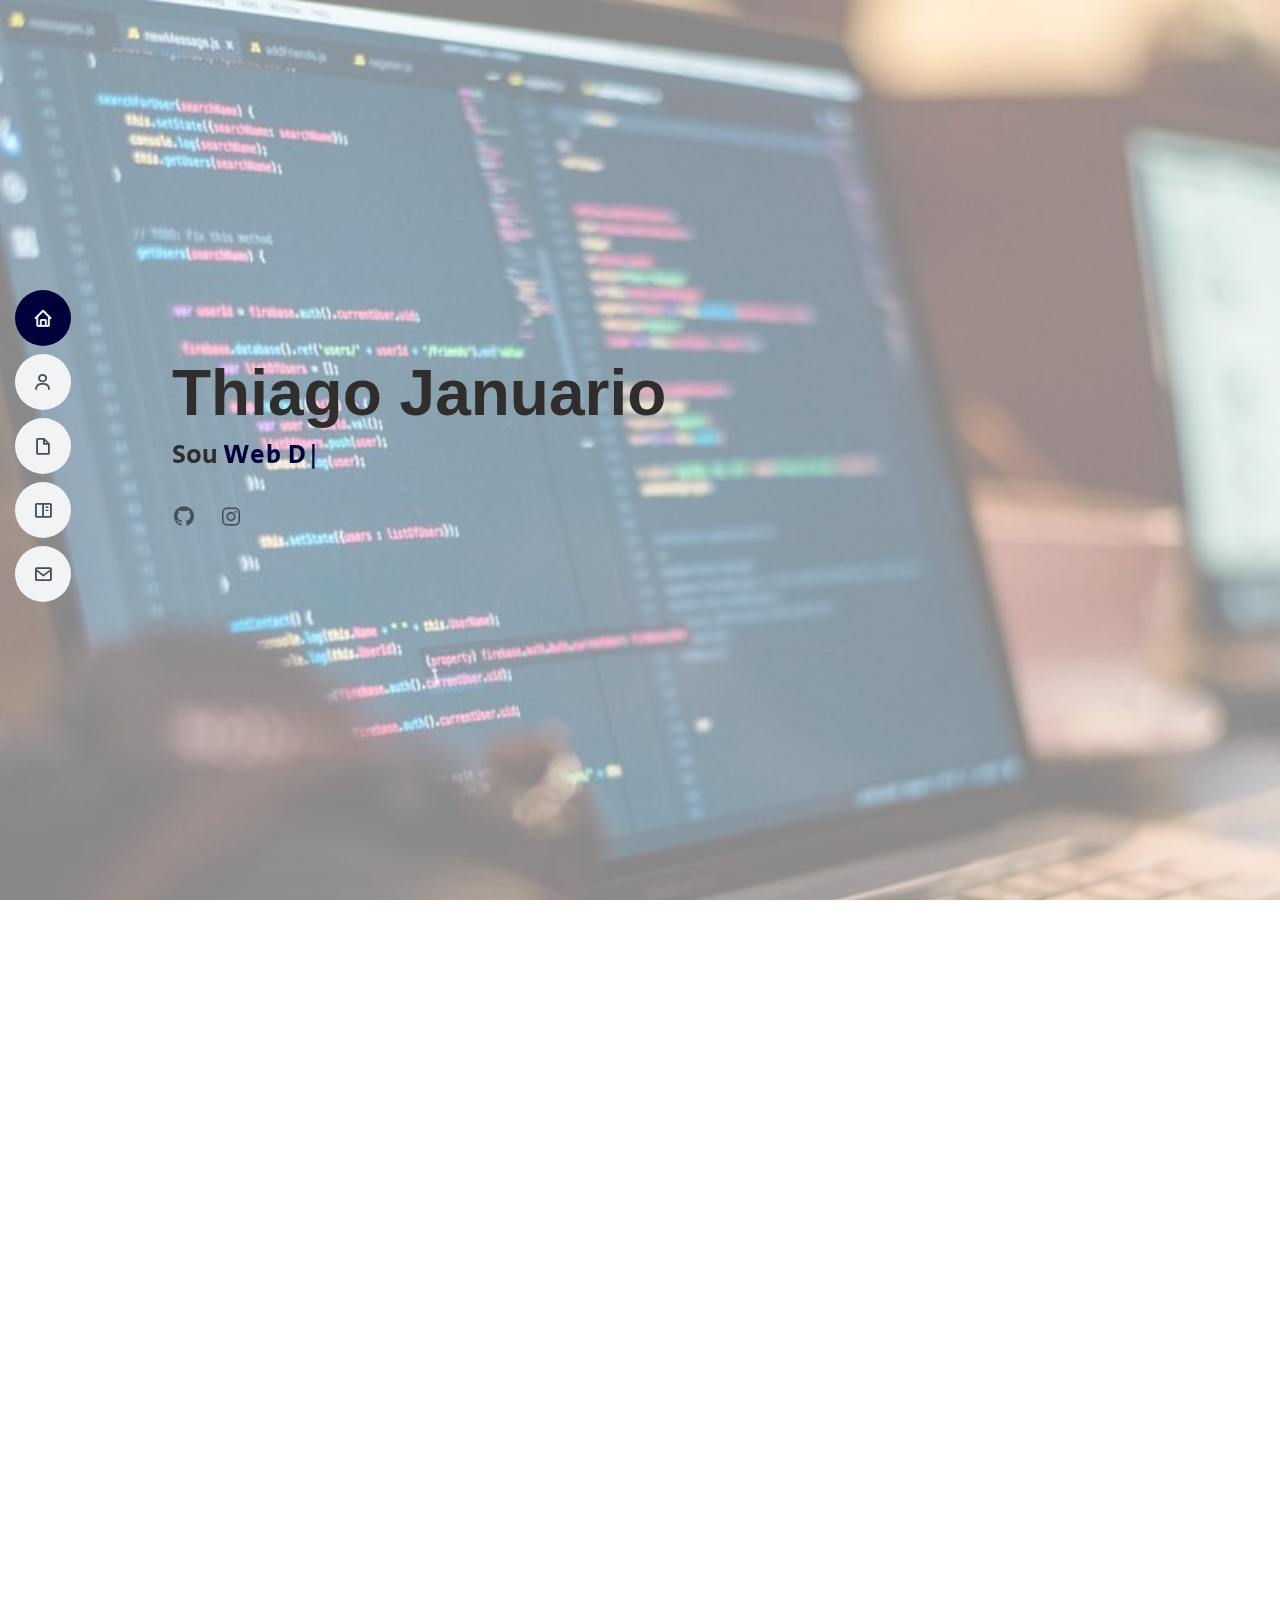
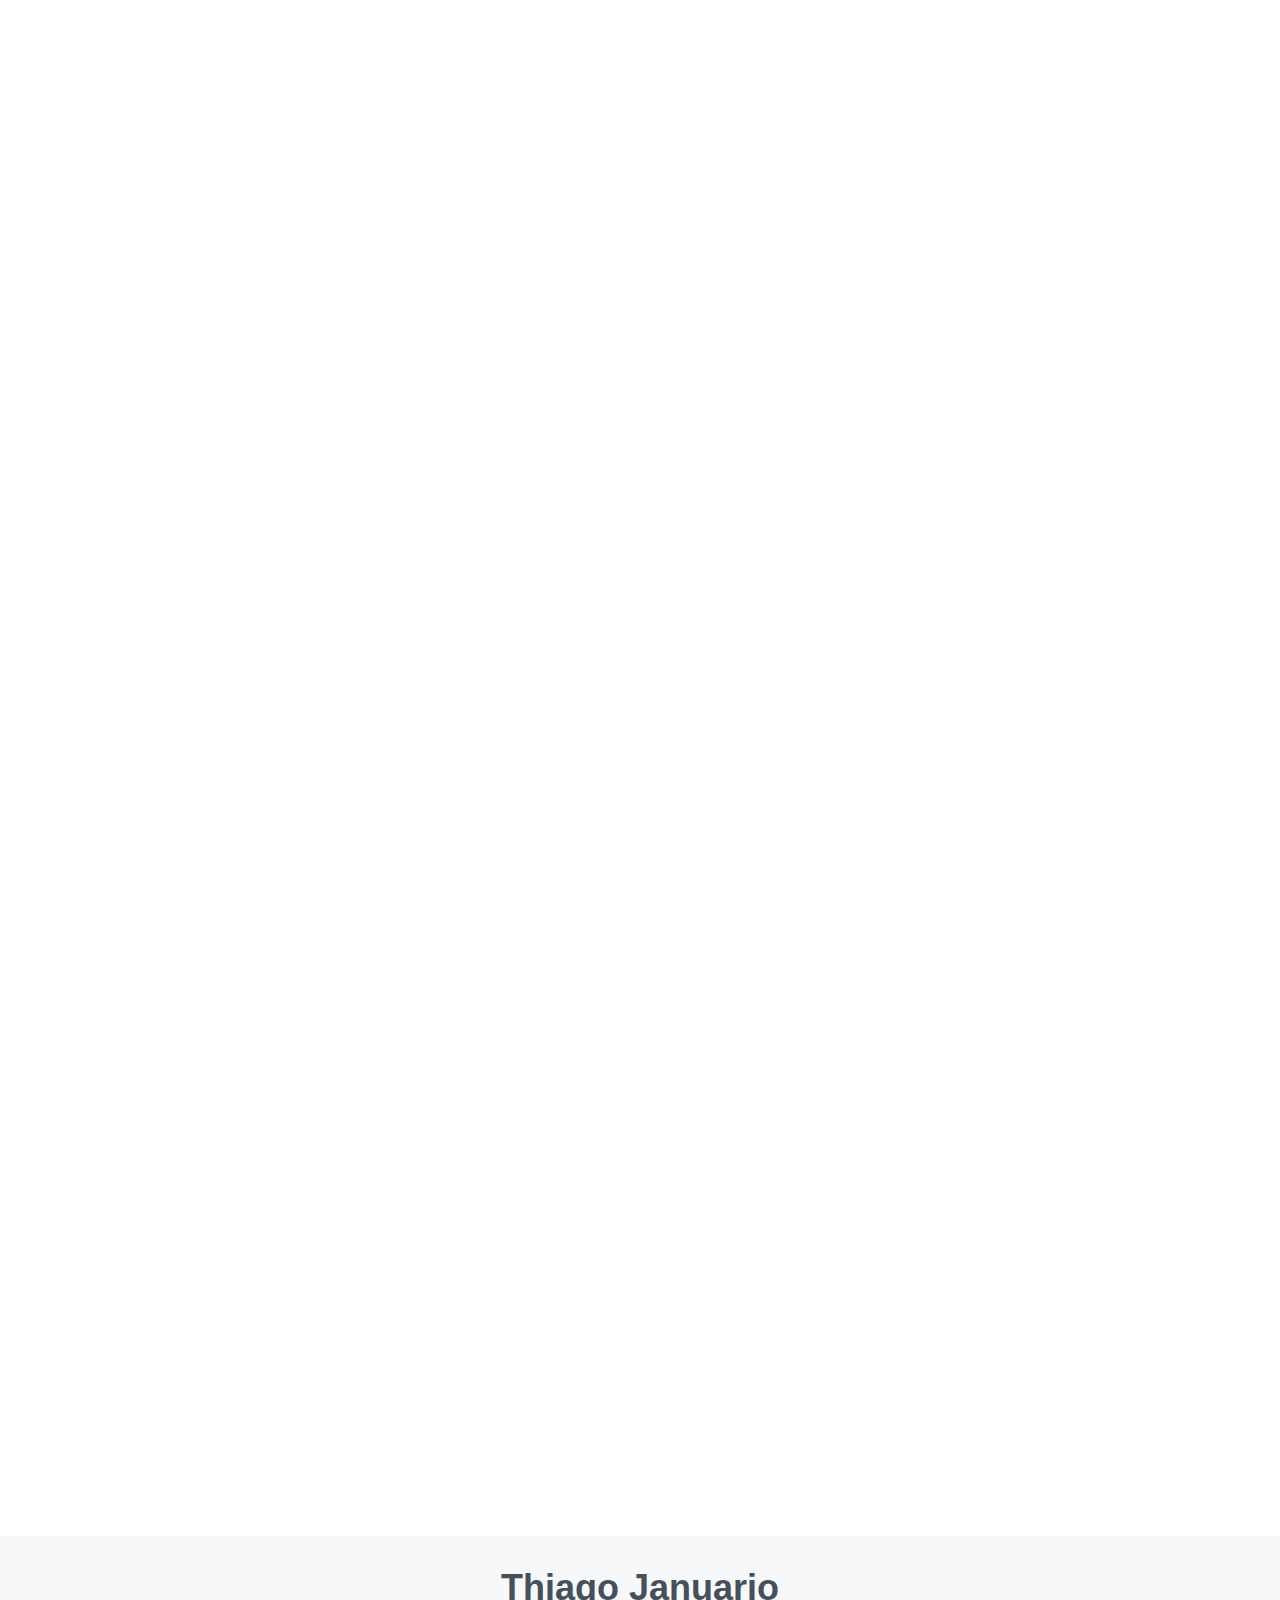
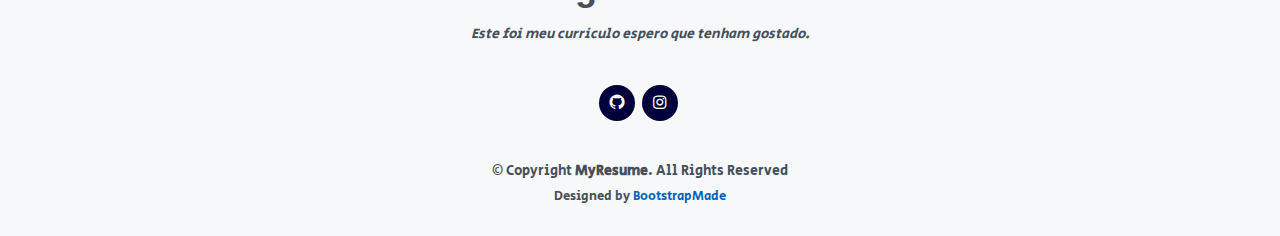
<file: index.html>
<!DOCTYPE html>
<html lang="en">

<head>
  <meta charset="utf-8">
  <meta content="width=device-width, initial-scale=1.0" name="viewport">

  <title>MyResume Bootstrap Template - Index</title>
  <meta content="" name="description">
  <meta content="" name="keywords">

  <!-- Favicons -->
  <link href="assets/img/favicon.png" rel="icon">
  <link href="assets/img/apple-touch-icon.png" rel="apple-touch-icon">

  <!-- Google Fonts -->
  <link href="https://fonts.googleapis.com/css2?family=Secular+One&display=swap" rel="stylesheet">
  <!-- Vendor CSS Files -->
  <link href="assets/vendor/aos/aos.css" rel="stylesheet">
  <link href="assets/vendor/bootstrap/css/bootstrap.min.css" rel="stylesheet">
  <link href="assets/vendor/bootstrap-icons/bootstrap-icons.css" rel="stylesheet">
  <link href="assets/vendor/boxicons/css/boxicons.min.css" rel="stylesheet">
  <link href="assets/vendor/glightbox/css/glightbox.min.css" rel="stylesheet">
  <link href="assets/vendor/swiper/swiper-bundle.min.css" rel="stylesheet">

  <!-- Template Main CSS File -->
  <link href="assets/css/style.css" rel="stylesheet">

  <!-- =======================================================
  * Template Name: MyResume - v4.9.2
  * Template URL: https://bootstrapmade.com/free-html-bootstrap-template-my-resume/
  * Author: BootstrapMade.com
  * License: https://bootstrapmade.com/license/
  ======================================================== -->
</head>

<body>

  <!-- ======= Mobile nav toggle button ======= -->
  <!-- <button type="button" class="mobile-nav-toggle d-xl-none"><i class="bi bi-list mobile-nav-toggle"></i></button> -->
  <i class="bi bi-list mobile-nav-toggle d-lg-none"></i>
  <!-- ======= Header ======= -->
  <header id="header" class="d-flex flex-column justify-content-center">

    <nav id="navbar" class="navbar nav-menu">
      <ul>
        <li><a href="#hero" class="nav-link scrollto active"><i class="bx bx-home"></i> <span>Menu</span></a></li>
        <li><a href="#about" class="nav-link scrollto"><i class="bx bx-user"></i> <span>Sobre</span></a></li>
        <li><a href="#resume" class="nav-link scrollto active"><i class="bx bx-file-blank"></i> <span>Resumo</span></a></li>
        <li><a href="#portfolio" class="nav-link scrollto"><i class="bx bx-book-content"></i> <span>Portfolio</span></a></li>
        <li><a href="#contact" class="nav-link scrollto"><i class="bx bx-envelope"></i> <span>Contatos</span></a></li>
      </ul>
    </nav><!-- .nav-menu -->

  </header><!-- End Header -->

  <!-- ======= Hero Section ======= -->
  <section id="hero" class="d-flex flex-column justify-content-center">
    <div class="container" data-aos="zoom-in" data-aos-delay="100">
      <h1>Thiago Januario</h1>
      <p>Sou <span class="typed" data-typed-items="Web Designer e Desenvolvedor"></span></p>
      <div class="social-links">
        <a href="https://github.com/zezindococo" class="github"><i class="bx bxl-github"></i></a>
        <a href="#" class="instagram"><i class="bx bxl-instagram"></i></a>
      </div>
    </div>
  </section><!-- End Hero -->

  <main id="main">

    <!-- ======= About Section ======= -->
    <section id="about" class="about">
      <div class="container" data-aos="fade-up">

        <div class="section-title">
          <h2>Sobre</h2>
          <p>Atualmente estou no 1° ano do Ensino Médio Integrado cursando Técnico em Informática na Etec Maria Cristina Medeiros.</p>
        </div>

        <div class="row">
          <div class="col-lg-4">
            <img src="assets/img/WhatsApp Image 2022-11-16 at 10.18.27.jpeg" class="img-fluid" alt="">
          </div>
          <div class="col-lg-8 pt-4 pt-lg-0 content">
            <h3>UI/UX Web Designer &amp; Iniciante na area de T.I.</h3>
            <p class="fst-italic">
              Sou um desenvolvedor iniciante e estou buscando experiencia. Abaixo tem algumas informações sobre mim: 
            </p>
            <div class="row">
              <div class="col-lg-6">
                <ul>
                  <li><i class="bi bi-chevron-right"></i> <strong>Aniversário:</strong> <span>25 junho 2007</span></li>
                  <li><i class="bi bi-chevron-right"></i> <strong>Website:</strong> <span><a href="https://github.com/zezindococo">https://github.com/zezindococo</a></span></li>
                  <li><i class="bi bi-chevron-right"></i> <strong>Telefone:</strong> <span>+55 11932282367</span></li>
                  <li><i class="bi bi-chevron-right"></i> <strong>Cidade:</strong> <span>Ribeirão Pires, Brasil</span></li>
                </ul>
              </div>
              <div class="col-lg-6">
                <ul>
                  <li><i class="bi bi-chevron-right"></i> <strong>Idade:</strong> <span>15</span></li>
                  <li><i class="bi bi-chevron-right"></i> <strong>Grau:</strong> <span>Iniciante</span></li>
                  <li><i class="bi bi-chevron-right"></i> <strong>Email:</strong> <span>tjanuario193@gmail.com</span></li>
                  <li><i class="bi bi-chevron-right"></i> <strong>Freelance:</strong> <span>Disponíel</span></li>
                </ul>
              </div>
            </div>
            <p>
              Sempre tive interesse nessa aréa de T.I então quando vi a oportunidade de entrar na etec não pensei duas vezes e logo fiz minha inscrição.
Logo quando entrei na escola fiquei admirado com a estrutura,sempre tive foco nas coisas que fazia e não vou mudar esse hábito meu então espero adquirir mais conhecimento estando aqui.
            </p>
          </div>
        </div>

      </div>
    </section><!-- End About Section -->

    <!-- ======= Facts Section ======= -->
    <section id="facts" class="facts">
      <div class="container" data-aos="fade-up">

        <div class="section-title">
          <h2>Fatos</h2>
          <p>Abaixo algumas estatísticas sobre mim.</p>
        </div>

        <div class="row">

         

          <div class="col-lg-6 col-md-6 mt-5 mt-md-0">
            <div class="count-box">
              <i class="bi bi-journal-richtext"></i>
              <span data-purecounter-start="0" data-purecounter-end="4" data-purecounter-duration="1" class="purecounter"></span>
              <p>Projetos</p>
            </div>
          </div>

          <div class="col-lg-6 col-md-6 mt-5 mt-lg-0">
            <div class="count-box">
              <i class="bi bi-headset"></i>
              <span data-purecounter-start="0" data-purecounter-end="36" data-purecounter-duration="1" class="purecounter"></span>
              <p>Horas de suporte</p>
            </div>
          </div>


        </div>

      </div>
    </section><!-- End Facts Section -->

    <!-- ======= Skills Section ======= -->
  <section id="skills" class="skills section-bg">
    <div class="container" data-aos="fade-up">
      <div class="section-title">
        <h2>Skills</h2>
        <p>Abaixo tem algumas das minhas skills como minhas habilidades, competências socioemocionais e etc.</p>
      </div>

      <div class="row">
        <div id="" class="Acordion">
          <div class="shadow-lg p-3 mb-5 bg-body rounded">
        <div class="accordion accordion-flush" id="accordionFlushExample">
          <div class="accordion-item1">
            <h2 class="accordion-header" id="flush-headingOne">
              <button class="title-b accordion-button collapsed" type="button" data-bs-toggle="collapse" data-bs-target="#flush-collapseOne" aria-expanded="false" aria-controls="flush-collapseOne">
                Habilidades
              </button>
            </h2>
            <div id="flush-collapseOne" class="accordion-collapse collapse" aria-labelledby="flush-headingOne" data-bs-parent="#accordionFlushExample">
              <div class="accordion-body"><div class="skill-mf">
                <p class="title-s"></p>
                <span>HTML</span> <span class="pull-right">80%</span>
                <div class="progress">
                  <div class="progress-bar" role="progressbar" style="width: 80%;" aria-valuenow="85" aria-valuemin="0" aria-valuemax="100"></div>
                </div>
                <span>CSS3</span> <span class="pull-right">70%</span>
                <div class="progress">
                  <div class="progress-bar" role="progressbar" style="width: 70%" aria-valuenow="75" aria-valuemin="0" aria-valuemax="100"></div>
                </div>
                
                <span>VisualG</span> <span class="pull-right">55%</span>
                <div class="progress">
                  <div class="progress-bar" role="progressbar" style="width: 55%" aria-valuenow="90" aria-valuemin="0" aria-valuemax="100"></div>
                </div>
                <span>SQL</span> <span class="pull-right">35%</span>
                <div class="progress">
                  <div class="progress-bar" role="progressbar" style="width: 35%" aria-valuenow="90" aria-valuemin="0" aria-valuemax="100"></div>
                </div>
              </div></div>
            </div>
          </div>
          <div class="accordion-item2">
            <h2 class="accordion-header" id="flush-headingTwo">
              <button class="title-b accordion-button collapsed" type="button" data-bs-toggle="collapse" data-bs-target="#flush-collapseTwo" aria-expanded="false" aria-controls="flush-collapseTwo">
                Competências 
                Socioemocionais
              </button>
            </h2>
            <div id="flush-collapseTwo" class="accordion-collapse collapse" aria-labelledby="flush-headingTwo" data-bs-parent="#accordionFlushExample">
              <div class="title-s"><p>Minhas Competências socioemocionais são:Empatia,Ética,Paciência,Autoconhecimento,Responsabilidade e Autonomia.Essas são algumas das minhas competências socioemocionais mas acho que ao decorrer dos anos vou adquirindo mais, tanto na escola como na vida.
                Consigo trabalhar sobre pressão e tambem me lido bem com pessoas e gosto de ajuda-lás mas de vez enquanto sou uma pessoa desorganizada.
              </p></div>
            </div>
          </div>
          <div class="accordion-item3">
            <h2 class="accordion-header" id="flush-headingFour">
              <button class="title-b accordion-button collapsed" type="button" data-bs-toggle="collapse" data-bs-target="#flush-collapseFour" aria-expanded="false" aria-controls="flush-collapseFour">
                Ferramentas que tenho facilidade.
              </button>
            </h2>
            <div id="flush-collapseFour" class="accordion-collapse collapse" aria-labelledby="flush-headingFour" data-bs-parent="#accordionFlushExample">
              <div class="title-s">Tenho bastante facilidade em mexer no VSCode, VisualG, MySQL e Photoshop é claro que ao decorrer vou querer aprimorar ainda mais para me tornar um bom profissional </div>
            </div>
          </div>
          </div>
      </div>

    </div>
      </div>
    </section><!-- End Skills Section -->
     <!-- ======= Resume Section ======= -->
     <section id="resume" class="resume">
      <div class="container" data-aos="fade-up">
        <div class="section-title">
          <h2>Um pouco mais sobre mim</h2>
          <p>Neste card abaixo eu falo sobre um pouco das minhas formações (concluidas e em andamento) e cursos.Ao longo do tempo vou colocando e adquirindo mais cards</p>
          <br>
          <div class="row">
            <div class="col-sm-4">
             <div class="card" style="width: 18rem;">
              <img class="icon2" src="assets\img/562157.png" alt="">
              <div class="card-body">
                <h5 class="card-title">Status:completo</h5>
                <p class="card-text">Ensino fundamental completo pela escola engenheiro Carlos rohm (1° ano até 9°ano) 
                  2013-2021
                </p>
              
              </div>
             </div>
            </div>
            <div class="col-sm-4">
             <div class="card" style="width: 18rem;">
              <img class="icon2" src="assets\img/etec.png" alt="">
              <div class="card-body">
                <h5 class="card-title">Status:andamento</h5>
                <p class="card-text">Em andamento o ensino médio na etec MCM cursando T.I 2022-2024.</p>
              </div>
            </div>
             </div>
            <div class="col-sm-4">
              <div class="card" style="width: 18rem;">
               <img class="icon2" src="assets\img/code-logo.png" alt="">
               <div class="card-body">
                 <h5 class="card-title">Status:completo</h5>
                 <p class="card-text">Conclui o curso 3 de progamação do code.org
                  duração de 1 a 6 meses.
                 </p>
               
               </div>
          </div>

        </div>
      </div>
    </section><!-- End Skills Section -->
    <!-- ======= Portfolio Section ======= -->
    <section id="portfolio" class="portfolio section-bg">
      <div class="container" data-aos="fade-up">

        <div class="section-title">
          <h2>Portfolio</h2>
          <p>Neste portfolio abaixo tem alguns dos meus projetos no figma,github e photoshop</p>
        </div>

        <div class="row">
          <div class="col-lg-12 d-flex justify-content-center" data-aos="fade-up" data-aos-delay="100">
            <ul id="portfolio-flters">
              <li data-filter="*" class="filter-active">All</li>
            </ul>
          </div>
        </div>

        <div class="row portfolio-container" data-aos="fade-up" data-aos-delay="200">

          <div class="col-lg-4 col-md-6 portfolio-item filter-app">
            <div class="portfolio-wrap">
              <img src="assets/img/Captura de tela 2022-11-26 211907.png" class="img-fluid" alt="">
              <div class="portfolio-info">
                <h4>App 1</h4>
                <p>App</p>
                <div class="portfolio-links">
                  <a href="assets/img/Captura de tela 2022-11-26 211907.png" data-gallery="portfolioGallery" class="portfolio-lightbox" title="App 1"><i class="bx bx-plus"></i></a>
                  <a href="figma-portifolio.html" class="portfolio-details-lightbox" data-glightbox="type: external" title="Portfolio Details"><i class="bx bx-link"></i></a>
                </div>
              </div>
            </div>
          </div>

          <div class="col-lg-4 col-md-6 portfolio-item filter-web">
            <div class="portfolio-wrap">
              <img src="assets/img/Capturar.PNG" class="img-fluid" alt="">
              <div class="portfolio-info">
                <h4>Web 3</h4>
                <p>Web</p>
                <div class="portfolio-links">
                  <a href="assets/img/portfolio/portfolio-2.jpg" data-gallery="portfolioGallery" class="portfolio-lightbox" title="Web 3"><i class="bx bx-plus"></i></a>
                  <a href="portfolio-details.html" class="portfolio-details-lightbox" data-glightbox="type: external" title="Portfolio Details"><i class="bx bx-link"></i></a>
                </div>
              </div>
            </div>
          </div>
          <div class="col-lg-4 col-md-6 portfolio-item filter-app">
            <div class="portfolio-wrap">
              <img src="assets/img/vino verde.jpg" class="img-fluid" alt="">
              <div class="portfolio-info">
                <h4>App 2</h4>
                <p>App</p>
                <div class="portfolio-links">
                  <a href="assets/img/vino verde.jpg" data-gallery="portfolioGallery" class="portfolio-lightbox" title="App 2"><i class="bx bx-plus"></i></a>
                  <a href="portifolio2.html" class="portfolio-details-lightbox" data-glightbox="type: external" title="Portfolio Details"><i class="bx bx-link"></i></a>
                </div>
              </div>
            </div>
          </div>

          <div class="col-lg-4 col-md-6 portfolio-item filter-card">
            <div class="portfolio-wrap">
              <img src="assets/img/balao.png" class="img-fluid" alt="">
              <div class="portfolio-info">
                <h4>Card 2</h4>
                <p>Card</p>
                <div class="portfolio-links">
                  <a href="assets/img/balao.png" data-gallery="portfolioGallery" class="portfolio-lightbox" title="Card 2"><i class="bx bx-plus"></i></a>
                  <a href="portifolio3.html" class="portfolio-details-lightbox" data-glightbox="type: external" title="Portfolio Details"><i class="bx bx-link"></i></a>
                </div>
              </div>
            </div>
          </div>

          <div class="col-lg-4 col-md-6 portfolio-item filter-web">
            <div class="portfolio-wrap">
              <img src="assets/img/matiz e saturação - ex 1 feito.png" class="img-fluid" alt="">
              <div class="portfolio-info">
                <h4>Web 2</h4>
                <p>Web</p>
                <div class="portfolio-links">
                  <a href="assets/img/matiz e saturação - ex 1 feito.png" data-gallery="portfolioGallery" class="portfolio-lightbox" title="Web 2"><i class="bx bx-plus"></i></a>
                  <a href="portifolio4.html" class="portfolio-details-lightbox" data-glightbox="type: external" title="Portfolio Details"><i class="bx bx-link"></i></a>
                </div>
              </div>
            </div>
          </div>
          <div class="col-lg-4 col-md-6 portfolio-item filter-card">
            <div class="portfolio-wrap">
              <img src="assets/img/Captura de tela 2022-11-30 091515.png" class="img-fluid" alt="">
              <div class="portfolio-info">
                <h4>Card 1</h4>
                <p>Card</p>
                <div class="portfolio-links">
                  <a href="assets/img/Captura de tela 2022-11-30 091515.png" data-gallery="portfolioGallery" class="portfolio-lightbox" title="Card 1"><i class="bx bx-plus"></i></a>
                  <a href="portifolio5.html" class="portfolio-details-lightbox" data-glightbox="type: external" title="Portfolio Details"><i class="bx bx-link"></i></a>
                </div>
              </div>
            </div>
          </div>

      

          

        </div>

      </div>
    </section><!-- End Portfolio Section -->

    
    <!-- ======= Testimonials Section ======= -->
    
            </div><!-- End testimonial item -->

          </div>
          <div class="swiper-pagination"></div>
        </div>

      </div>
    </section><!-- End Testimonials Section -->

    <!-- ======= Contact Section ======= -->
    <section id="contact" class="contact">
      <div class="container" data-aos="fade-up">

        <div class="section-title">
          <h2>Contato</h2>
        </div>

        <div class="row mt-1">

          <div class="col-lg-4">
            <div class="info">
              <div class="address">
                <i class="bi bi-geo-alt"></i>
                <h4>Location:</h4>
                <p>R. Bélgica, 88 - Jardim Alvorada, Ribeirão Pires-SP</p>
              </div>

              <div class="email">
                <i class="bi bi-envelope"></i>
                <h4>Email:</h4>
                <p>tjanuario193@gmail.com</p>
              </div>

              <div class="phone">
                <i class="bi bi-phone"></i>
                <h4>Telefone:</h4>
                <p>+55 11932282367</p>
              </div>

            </div>

          </div>

          

        </div>

      </div>
    </section><!-- End Contact Section -->

  </main><!-- End #main -->

  <!-- ======= Footer ======= -->
  <footer id="footer">
    <div class="container">
      <h3>Thiago Januario</h3>
      <p>Este foi meu curriculo espero que tenham gostado.</p>
      <div class="social-links">
        <a href="https://github.com/zezindococo" class="github"><i class="bx bxl-github"></i></a>
        <a href="#" class="instagram"><i class="bx bxl-instagram"></i></a>
      </div>
      <div class="copyright">
        &copy; Copyright <strong><span>MyResume</span></strong>. All Rights Reserved
      </div>
      <div class="credits">
        <!-- All the links in the footer should remain intact. -->
        <!-- You can delete the links only if you purchased the pro version. -->
        <!-- Licensing information: [license-url] -->
        <!-- Purchase the pro version with working PHP/AJAX contact form: https://bootstrapmade.com/free-html-bootstrap-template-my-resume/ -->
        Designed by <a href="https://bootstrapmade.com/">BootstrapMade</a>
      </div>
    </div>
  </footer><!-- End Footer -->

  <div id="preloader"></div>
  <a href="#" class="back-to-top d-flex align-items-center justify-content-center"><i class="bi bi-arrow-up-short"></i></a>

  <!-- Vendor JS Files -->
  <script src="assets/vendor/purecounter/purecounter_vanilla.js"></script>
  <script src="assets/vendor/aos/aos.js"></script>
  <script src="assets/vendor/bootstrap/js/bootstrap.bundle.min.js"></script>
  <script src="assets/vendor/glightbox/js/glightbox.min.js"></script>
  <script src="assets/vendor/isotope-layout/isotope.pkgd.min.js"></script>
  <script src="assets/vendor/swiper/swiper-bundle.min.js"></script>
  <script src="assets/vendor/typed.js/typed.min.js"></script>
  <script src="assets/vendor/waypoints/noframework.waypoints.js"></script>
  <script src="assets/vendor/php-email-form/validate.js"></script>

  <!-- Template Main JS File -->
  <script src="assets/js/main.js"></script>

</body>

</html>
</file>
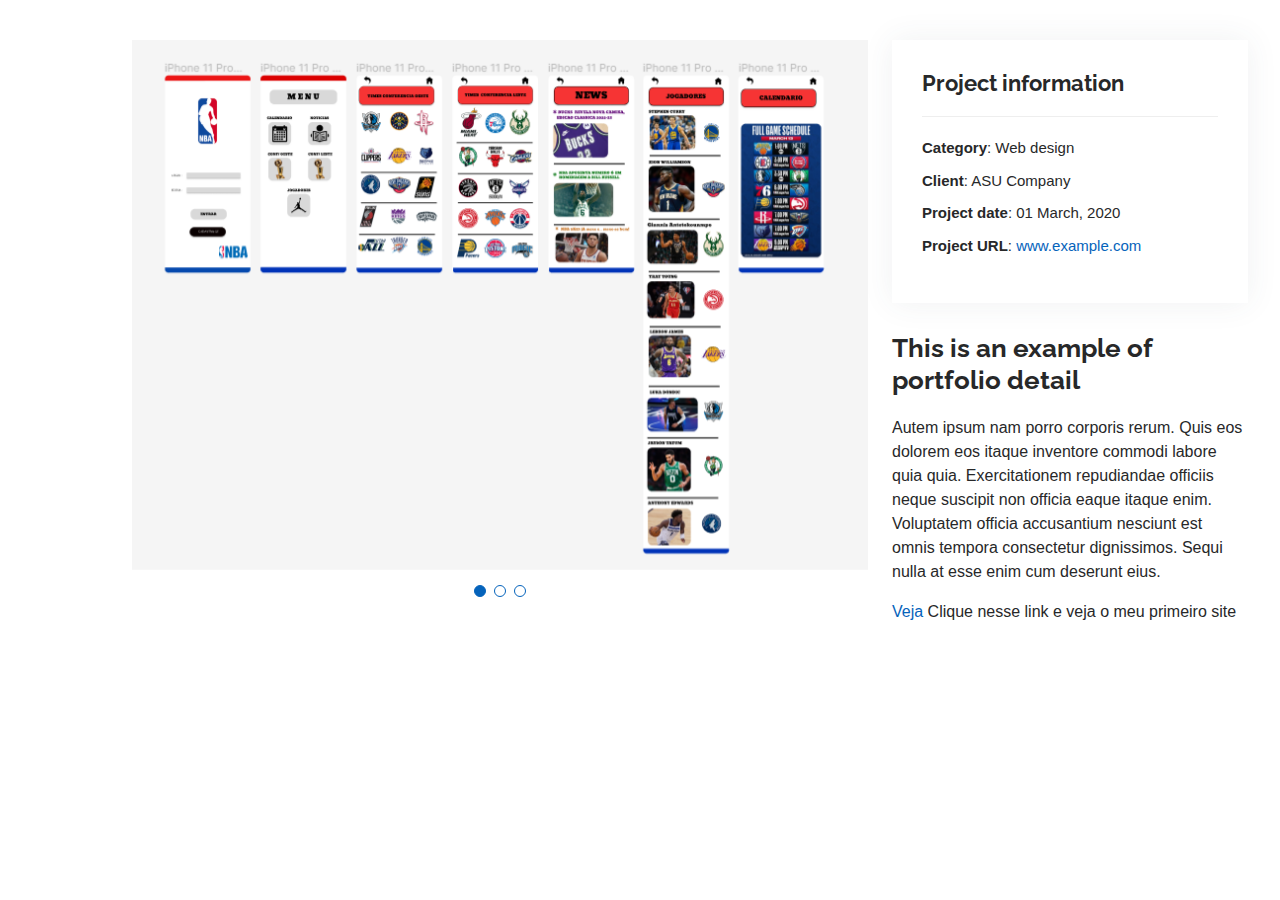
<file: figma-portifolio.html>
<!DOCTYPE html>
<html lang="en">

<head>
  <meta charset="utf-8">
  <meta content="width=device-width, initial-scale=1.0" name="viewport">

  <title>Portfolio Details - Personal Bootstrap Template</title>
  <meta content="" name="description">
  <meta content="" name="keywords">

  <!-- Favicons -->
  <link href="assets/img/favicon.png" rel="icon">
  <link href="assets/img/apple-touch-icon.png" rel="apple-touch-icon">

  <!-- Google Fonts -->
  <link href="https://fonts.googleapis.com/css?family=Open+Sans:300,300i,400,400i,600,600i,700,700i|Raleway:300,300i,400,400i,500,500i,600,600i,700,700i|Poppins:300,300i,400,400i,500,500i,600,600i,700,700i" rel="stylesheet">

  <!-- Vendor CSS Files -->
  <link href="assets/vendor/aos/aos.css" rel="stylesheet">
  <link href="assets/vendor/bootstrap/css/bootstrap.min.css" rel="stylesheet">
  <link href="assets/vendor/bootstrap-icons/bootstrap-icons.css" rel="stylesheet">
  <link href="assets/vendor/boxicons/css/boxicons.min.css" rel="stylesheet">
  <link href="assets/vendor/glightbox/css/glightbox.min.css" rel="stylesheet">
  <link href="assets/vendor/swiper/swiper-bundle.min.css" rel="stylesheet">

  <!-- Template Main CSS File -->
  <link href="assets/css/style.css" rel="stylesheet">

  <!-- =======================================================
  * Template Name: MyResume - v4.9.2
  * Template URL: https://bootstrapmade.com/free-html-bootstrap-template-my-resume/
  * Author: BootstrapMade.com
  * License: https://bootstrapmade.com/license/
  ======================================================== -->
</head>

<body>

  <main id="main">

    <!-- ======= Portfolio Details Section ======= -->
    <section id="portfolio-details" class="portfolio-details">
      <div class="container">

        <div class="row gy-4">

          <div class="col-lg-8">
            <div class="portfolio-details-slider swiper">
              <div class="swiper-wrapper align-items-center">

                <div class="swiper-slide">
                  <img src="assets/img/Captura de tela 2022-11-26 211907.png" alt="">
                </div>

                <div class="swiper-slide">
                  <img src="assets/img/portfolio/portfolio-details-2.jpg" alt="">
                </div>

                <div class="swiper-slide">
                  <img src="assets/img/portfolio/portfolio-details-3.jpg" alt="">
                </div>

              </div>
              <div class="swiper-pagination"></div>
            </div>
          </div>

          <div class="col-lg-4">
            <div class="portfolio-info">
              <h3>Project information</h3>
              <ul>
                <li><strong>Category</strong>: Web design</li>
                <li><strong>Client</strong>: ASU Company</li>
                <li><strong>Project date</strong>: 01 March, 2020</li>
                <li><strong>Project URL</strong>: <a href="#">www.example.com</a></li>
              </ul>
            </div>
            <div class="portfolio-description">
              <h2>This is an example of portfolio detail</h2>
              <p>
                Autem ipsum nam porro corporis rerum. Quis eos dolorem eos itaque inventore commodi labore quia quia. Exercitationem repudiandae officiis neque suscipit non officia eaque itaque enim. Voluptatem officia accusantium nesciunt est omnis tempora consectetur dignissimos. Sequi nulla at esse enim cum deserunt eius.
              </p>
              <p>
                <a href="https://www.figma.com/file/Nbqlti6u7eDCSffVEUSpQK/AD-THIAGO-JANUARIO?node-id=0%3A1&t=4KsHMLpAILf5Lhev-1">Veja</a> Clique nesse link e veja o meu primeiro site</p>
            </div>
          </div>

        </div>

      </div>
    </section><!-- End Portfolio Details Section -->

  </main><!-- End #main -->

  <div id="preloader"></div>
  <a href="#" class="back-to-top d-flex align-items-center justify-content-center"><i class="bi bi-arrow-up-short"></i></a>

  <!-- Vendor JS Files -->
  <script src="assets/vendor/purecounter/purecounter_vanilla.js"></script>
  <script src="assets/vendor/aos/aos.js"></script>
  <script src="assets/vendor/bootstrap/js/bootstrap.bundle.min.js"></script>
  <script src="assets/vendor/glightbox/js/glightbox.min.js"></script>
  <script src="assets/vendor/isotope-layout/isotope.pkgd.min.js"></script>
  <script src="assets/vendor/swiper/swiper-bundle.min.js"></script>
  <script src="assets/vendor/typed.js/typed.min.js"></script>
  <script src="assets/vendor/waypoints/noframework.waypoints.js"></script>
  <script src="assets/vendor/php-email-form/validate.js"></script>

  <!-- Template Main JS File -->
  <script src="assets/js/main.js"></script>

</body>

</html>
</file>
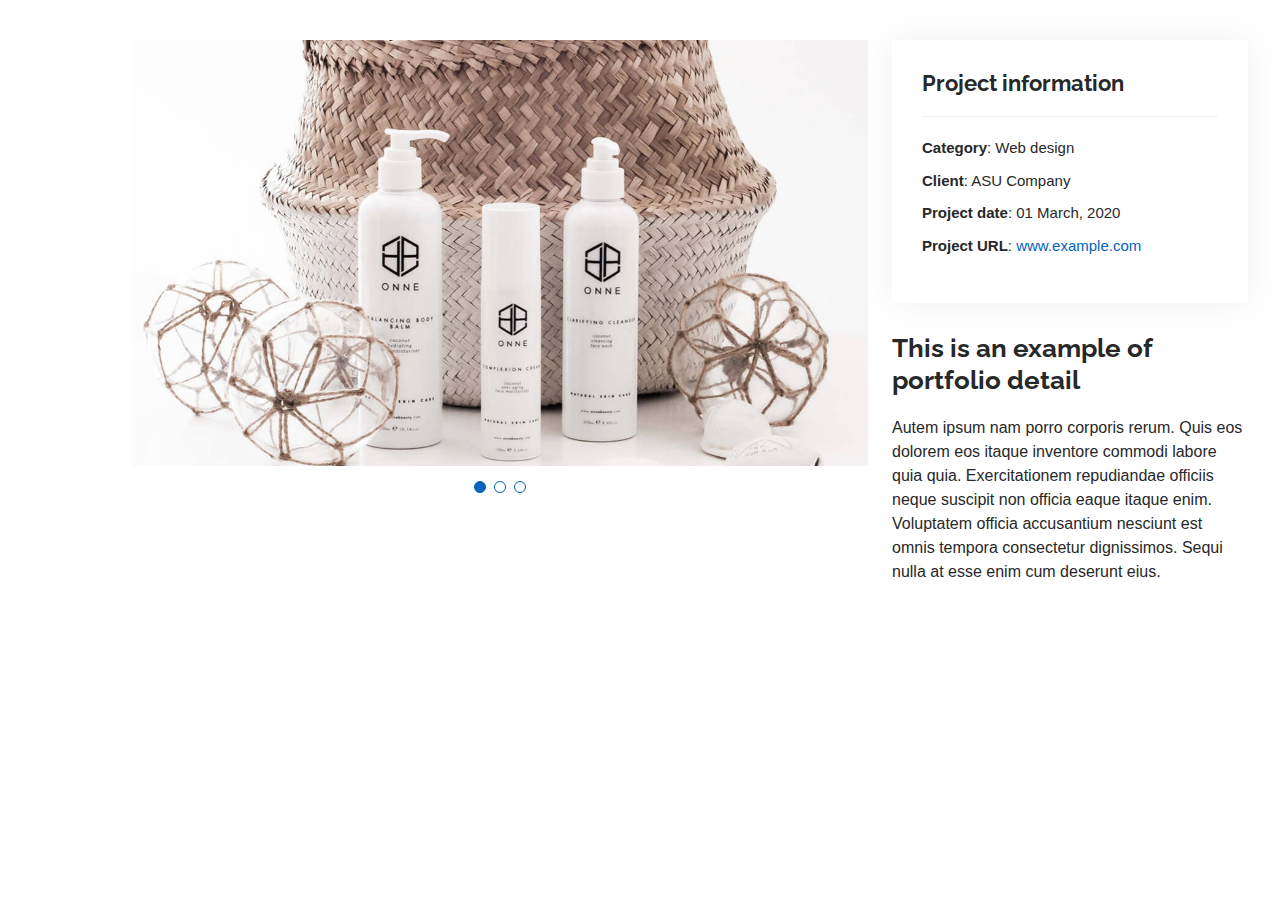
<file: portfolio-details.html>
<!DOCTYPE html>
<html lang="en">

<head>
  <meta charset="utf-8">
  <meta content="width=device-width, initial-scale=1.0" name="viewport">

  <title>Portfolio Details - Personal Bootstrap Template</title>
  <meta content="" name="description">
  <meta content="" name="keywords">

  <!-- Favicons -->
  <link href="assets/img/favicon.png" rel="icon">
  <link href="assets/img/apple-touch-icon.png" rel="apple-touch-icon">

  <!-- Google Fonts -->
  <link href="https://fonts.googleapis.com/css?family=Open+Sans:300,300i,400,400i,600,600i,700,700i|Raleway:300,300i,400,400i,500,500i,600,600i,700,700i|Poppins:300,300i,400,400i,500,500i,600,600i,700,700i" rel="stylesheet">

  <!-- Vendor CSS Files -->
  <link href="assets/vendor/aos/aos.css" rel="stylesheet">
  <link href="assets/vendor/bootstrap/css/bootstrap.min.css" rel="stylesheet">
  <link href="assets/vendor/bootstrap-icons/bootstrap-icons.css" rel="stylesheet">
  <link href="assets/vendor/boxicons/css/boxicons.min.css" rel="stylesheet">
  <link href="assets/vendor/glightbox/css/glightbox.min.css" rel="stylesheet">
  <link href="assets/vendor/swiper/swiper-bundle.min.css" rel="stylesheet">

  <!-- Template Main CSS File -->
  <link href="assets/css/style.css" rel="stylesheet">

  <!-- =======================================================
  * Template Name: MyResume - v4.9.2
  * Template URL: https://bootstrapmade.com/free-html-bootstrap-template-my-resume/
  * Author: BootstrapMade.com
  * License: https://bootstrapmade.com/license/
  ======================================================== -->
</head>

<body>

  <main id="main">

    <!-- ======= Portfolio Details Section ======= -->
    <section id="portfolio-details" class="portfolio-details">
      <div class="container">

        <div class="row gy-4">

          <div class="col-lg-8">
            <div class="portfolio-details-slider swiper">
              <div class="swiper-wrapper align-items-center">

                <div class="swiper-slide">
                  <img src="assets/img/portfolio/portfolio-details-1.jpg" alt="">
                </div>

                <div class="swiper-slide">
                  <img src="assets/img/portfolio/portfolio-details-2.jpg" alt="">
                </div>

                <div class="swiper-slide">
                  <img src="assets/img/portfolio/portfolio-details-3.jpg" alt="">
                </div>

              </div>
              <div class="swiper-pagination"></div>
            </div>
          </div>

          <div class="col-lg-4">
            <div class="portfolio-info">
              <h3>Project information</h3>
              <ul>
                <li><strong>Category</strong>: Web design</li>
                <li><strong>Client</strong>: ASU Company</li>
                <li><strong>Project date</strong>: 01 March, 2020</li>
                <li><strong>Project URL</strong>: <a href="#">www.example.com</a></li>
              </ul>
            </div>
            <div class="portfolio-description">
              <h2>This is an example of portfolio detail</h2>
              <p>
                Autem ipsum nam porro corporis rerum. Quis eos dolorem eos itaque inventore commodi labore quia quia. Exercitationem repudiandae officiis neque suscipit non officia eaque itaque enim. Voluptatem officia accusantium nesciunt est omnis tempora consectetur dignissimos. Sequi nulla at esse enim cum deserunt eius.
              </p>
            </div>
          </div>

        </div>

      </div>
    </section><!-- End Portfolio Details Section -->

  </main><!-- End #main -->

  <div id="preloader"></div>
  <a href="#" class="back-to-top d-flex align-items-center justify-content-center"><i class="bi bi-arrow-up-short"></i></a>

  <!-- Vendor JS Files -->
  <script src="assets/vendor/purecounter/purecounter_vanilla.js"></script>
  <script src="assets/vendor/aos/aos.js"></script>
  <script src="assets/vendor/bootstrap/js/bootstrap.bundle.min.js"></script>
  <script src="assets/vendor/glightbox/js/glightbox.min.js"></script>
  <script src="assets/vendor/isotope-layout/isotope.pkgd.min.js"></script>
  <script src="assets/vendor/swiper/swiper-bundle.min.js"></script>
  <script src="assets/vendor/typed.js/typed.min.js"></script>
  <script src="assets/vendor/waypoints/noframework.waypoints.js"></script>
  <script src="assets/vendor/php-email-form/validate.js"></script>

  <!-- Template Main JS File -->
  <script src="assets/js/main.js"></script>

</body>

</html>
</file>
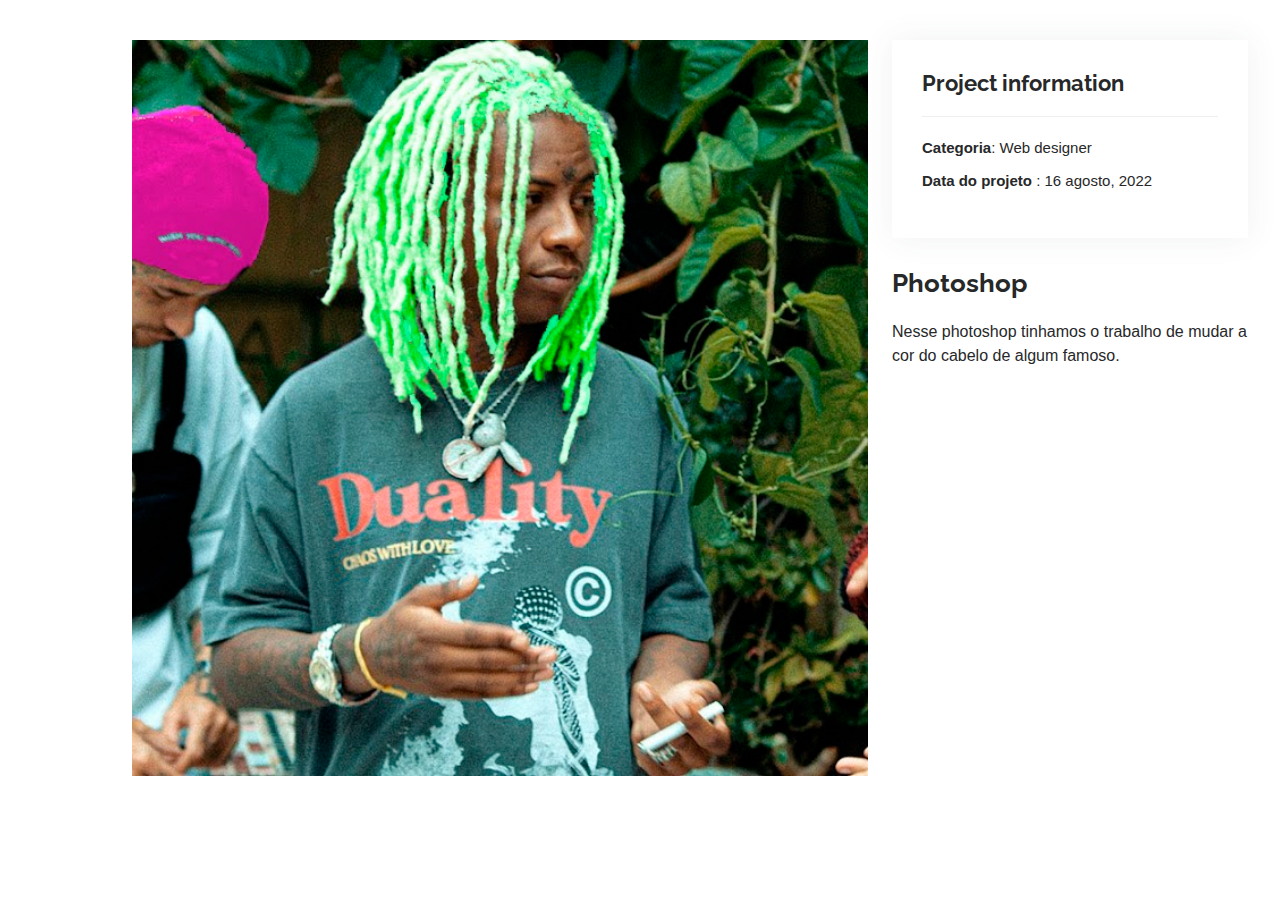
<file: portifolio2.html>
<!DOCTYPE html>
<html lang="en">

<head>
  <meta charset="utf-8">
  <meta content="width=device-width, initial-scale=1.0" name="viewport">

  <title>Portfolio Details - Personal Bootstrap Template</title>
  <meta content="" name="description">
  <meta content="" name="keywords">

  <!-- Favicons -->
  <link href="assets/img/favicon.png" rel="icon">
  <link href="assets/img/apple-touch-icon.png" rel="apple-touch-icon">

  <!-- Google Fonts -->
  <link href="https://fonts.googleapis.com/css?family=Open+Sans:300,300i,400,400i,600,600i,700,700i|Raleway:300,300i,400,400i,500,500i,600,600i,700,700i|Poppins:300,300i,400,400i,500,500i,600,600i,700,700i" rel="stylesheet">

  <!-- Vendor CSS Files -->
  <link href="assets/vendor/aos/aos.css" rel="stylesheet">
  <link href="assets/vendor/bootstrap/css/bootstrap.min.css" rel="stylesheet">
  <link href="assets/vendor/bootstrap-icons/bootstrap-icons.css" rel="stylesheet">
  <link href="assets/vendor/boxicons/css/boxicons.min.css" rel="stylesheet">
  <link href="assets/vendor/glightbox/css/glightbox.min.css" rel="stylesheet">
  <link href="assets/vendor/swiper/swiper-bundle.min.css" rel="stylesheet">

  <!-- Template Main CSS File -->
  <link href="assets/css/style.css" rel="stylesheet">

  <!-- =======================================================
  * Template Name: MyResume - v4.9.2
  * Template URL: https://bootstrapmade.com/free-html-bootstrap-template-my-resume/
  * Author: BootstrapMade.com
  * License: https://bootstrapmade.com/license/
  ======================================================== -->
</head>

<body>

  <main id="main">

    <!-- ======= Portfolio Details Section ======= -->
    <section id="portfolio-details" class="portfolio-details">
      <div class="container">

        <div class="row gy-4">

          <div class="col-lg-8">
            <div class="portfolio-details-slider swiper">
              <div class="swiper-wrapper align-items-center">

                <div class="swiper-slide">
                  <img src="assets/img/vino verde.jpg" alt="">
                </div>

              </div>
              <div class="swiper-pagination"></div>
            </div>
          </div>

          <div class="col-lg-4">
            <div class="portfolio-info">
              <h3>Project information</h3>
              <ul>
                <li><strong>Categoria</strong>: Web designer</li>
                <li><strong>Data do projeto </strong>: 16 agosto, 2022</li>
              </ul>
            </div>
            <div class="portfolio-description">
              <h2>Photoshop</h2>
              <p>
                Nesse photoshop tinhamos o trabalho de mudar a cor do cabelo de algum famoso.
              </p>
            </div>
          </div>

        </div>

      </div>
    </section><!-- End Portfolio Details Section -->

  </main><!-- End #main -->

  <div id="preloader"></div>
  <a href="#" class="back-to-top d-flex align-items-center justify-content-center"><i class="bi bi-arrow-up-short"></i></a>

  <!-- Vendor JS Files -->
  <script src="assets/vendor/purecounter/purecounter_vanilla.js"></script>
  <script src="assets/vendor/aos/aos.js"></script>
  <script src="assets/vendor/bootstrap/js/bootstrap.bundle.min.js"></script>
  <script src="assets/vendor/glightbox/js/glightbox.min.js"></script>
  <script src="assets/vendor/isotope-layout/isotope.pkgd.min.js"></script>
  <script src="assets/vendor/swiper/swiper-bundle.min.js"></script>
  <script src="assets/vendor/typed.js/typed.min.js"></script>
  <script src="assets/vendor/waypoints/noframework.waypoints.js"></script>
  <script src="assets/vendor/php-email-form/validate.js"></script>

  <!-- Template Main JS File -->
  <script src="assets/js/main.js"></script>

</body>

</html>
</file>
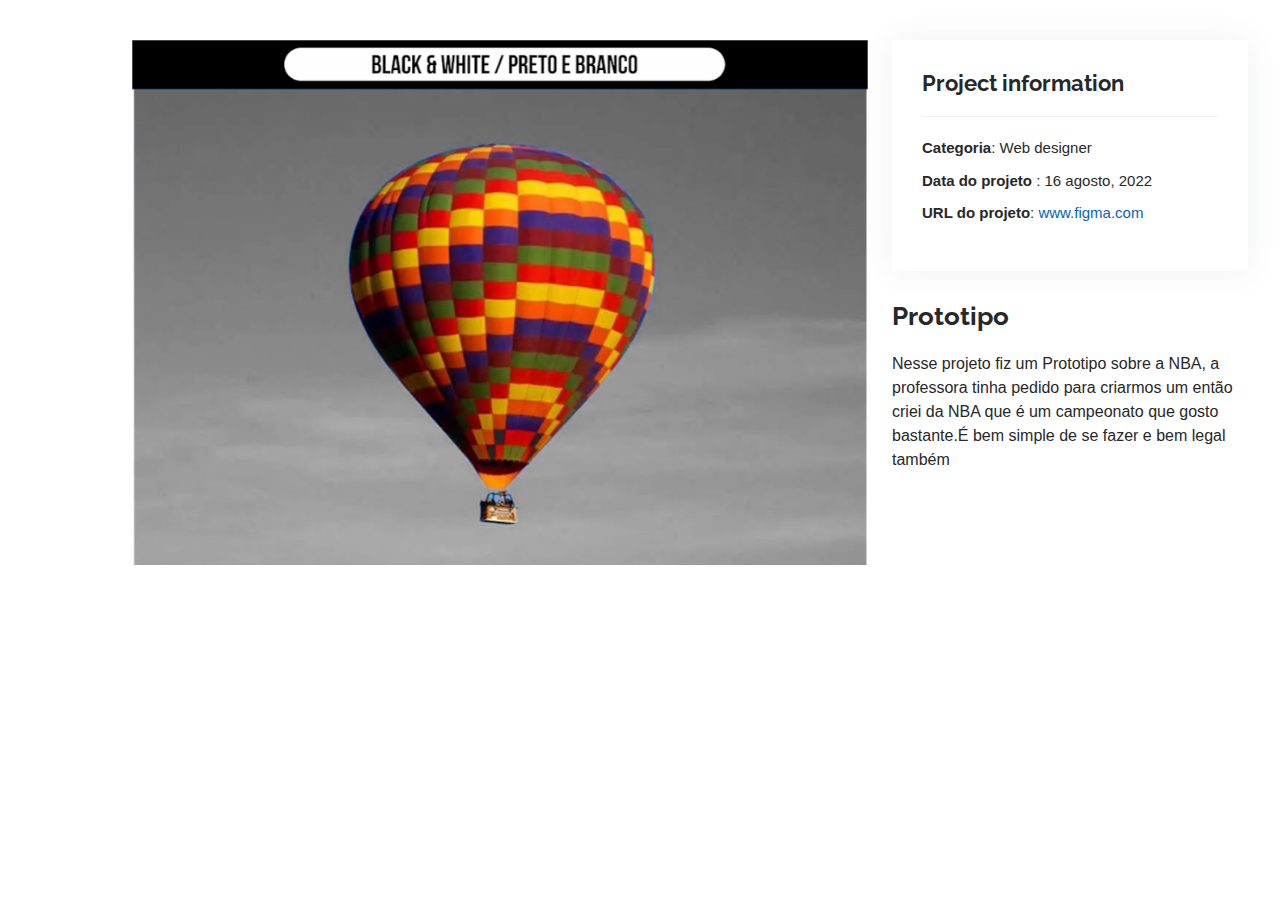
<file: portifolio3.html>
<!DOCTYPE html>
<html lang="en">

<head>
  <meta charset="utf-8">
  <meta content="width=device-width, initial-scale=1.0" name="viewport">

  <title>Portfolio Details - Personal Bootstrap Template</title>
  <meta content="" name="description">
  <meta content="" name="keywords">

  <!-- Favicons -->
  <link href="assets/img/favicon.png" rel="icon">
  <link href="assets/img/apple-touch-icon.png" rel="apple-touch-icon">

  <!-- Google Fonts -->
  <link href="https://fonts.googleapis.com/css?family=Open+Sans:300,300i,400,400i,600,600i,700,700i|Raleway:300,300i,400,400i,500,500i,600,600i,700,700i|Poppins:300,300i,400,400i,500,500i,600,600i,700,700i" rel="stylesheet">

  <!-- Vendor CSS Files -->
  <link href="assets/vendor/aos/aos.css" rel="stylesheet">
  <link href="assets/vendor/bootstrap/css/bootstrap.min.css" rel="stylesheet">
  <link href="assets/vendor/bootstrap-icons/bootstrap-icons.css" rel="stylesheet">
  <link href="assets/vendor/boxicons/css/boxicons.min.css" rel="stylesheet">
  <link href="assets/vendor/glightbox/css/glightbox.min.css" rel="stylesheet">
  <link href="assets/vendor/swiper/swiper-bundle.min.css" rel="stylesheet">

  <!-- Template Main CSS File -->
  <link href="assets/css/style.css" rel="stylesheet">

  <!-- =======================================================
  * Template Name: MyResume - v4.9.2
  * Template URL: https://bootstrapmade.com/free-html-bootstrap-template-my-resume/
  * Author: BootstrapMade.com
  * License: https://bootstrapmade.com/license/
  ======================================================== -->
</head>

<body>

  <main id="main">

    <!-- ======= Portfolio Details Section ======= -->
    <section id="portfolio-details" class="portfolio-details">
      <div class="container">

        <div class="row gy-4">

          <div class="col-lg-8">
            <div class="portfolio-details-slider swiper">
              <div class="swiper-wrapper align-items-center">

                <div class="swiper-slide">
                  <img src="assets/img/balao.png" alt="">
                </div>

              </div>
              <div class="swiper-pagination"></div>
            </div>
          </div>

          <div class="col-lg-4">
            <div class="portfolio-info">
              <h3>Project information</h3>
              <ul>
                <li><strong>Categoria</strong>: Web designer</li>
                <li><strong>Data do projeto </strong>: 16 agosto, 2022</li>
                <li><strong>URL do projeto</strong>: <a href="https://www.figma.com/file/Nbqlti6u7eDCSffVEUSpQK/AD-THIAGO-JANUARIO?node-id=0%3A1&t=4KsHMLpAILf5Lhev-1">www.figma.com</a></li>
              </ul>
            </div>
            <div class="portfolio-description">
              <h2>Prototipo</h2>
              <p>
                Nesse projeto fiz um Prototipo sobre a NBA, a professora tinha pedido para criarmos um então criei da NBA que é um campeonato que gosto bastante.É bem simple de se fazer e bem legal também
              </p>
            </div>
          </div>

        </div>

      </div>
    </section><!-- End Portfolio Details Section -->

  </main><!-- End #main -->

  <div id="preloader"></div>
  <a href="#" class="back-to-top d-flex align-items-center justify-content-center"><i class="bi bi-arrow-up-short"></i></a>

  <!-- Vendor JS Files -->
  <script src="assets/vendor/purecounter/purecounter_vanilla.js"></script>
  <script src="assets/vendor/aos/aos.js"></script>
  <script src="assets/vendor/bootstrap/js/bootstrap.bundle.min.js"></script>
  <script src="assets/vendor/glightbox/js/glightbox.min.js"></script>
  <script src="assets/vendor/isotope-layout/isotope.pkgd.min.js"></script>
  <script src="assets/vendor/swiper/swiper-bundle.min.js"></script>
  <script src="assets/vendor/typed.js/typed.min.js"></script>
  <script src="assets/vendor/waypoints/noframework.waypoints.js"></script>
  <script src="assets/vendor/php-email-form/validate.js"></script>

  <!-- Template Main JS File -->
  <script src="assets/js/main.js"></script>

</body>

</html>
</file>
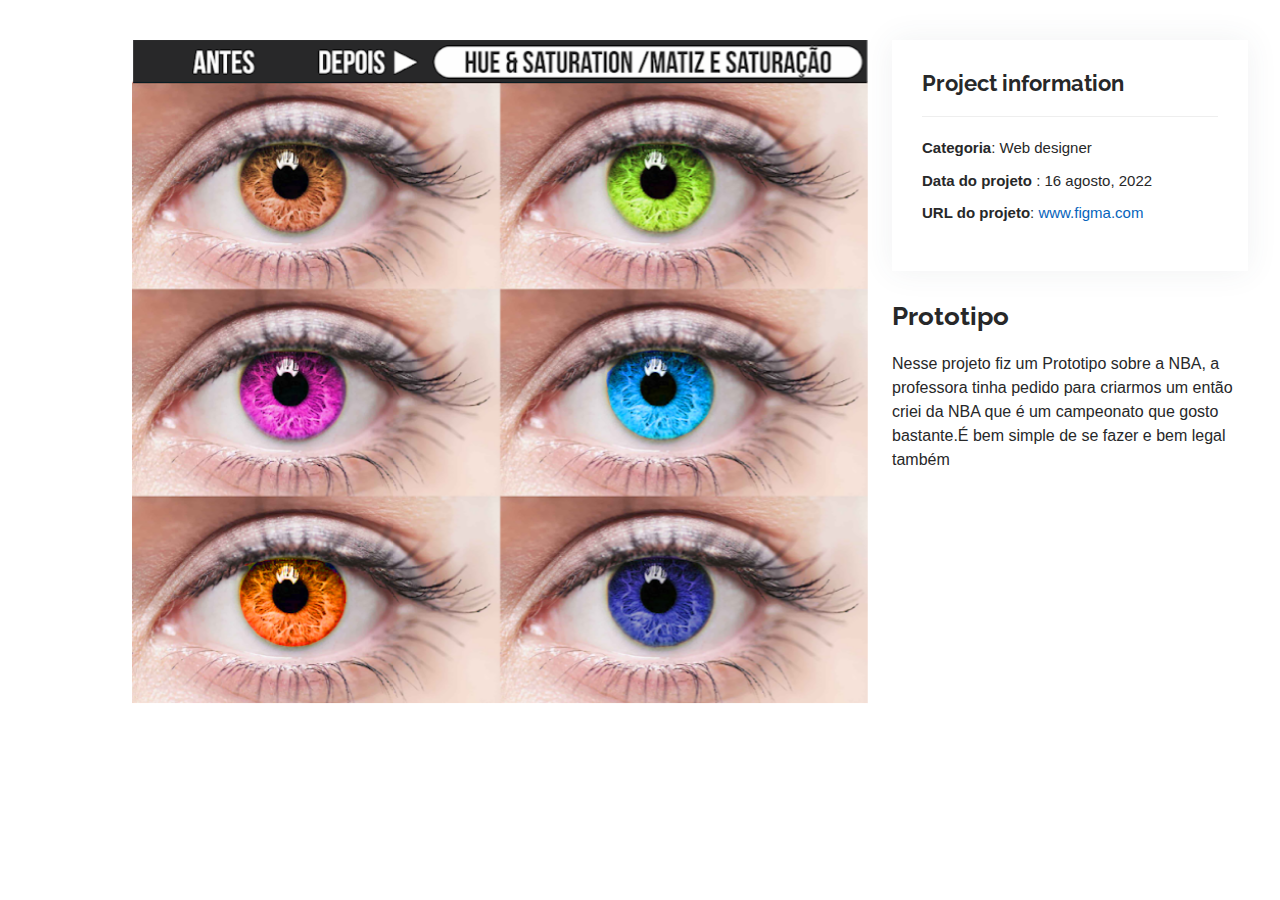
<file: portifolio4.html>
<!DOCTYPE html>
<html lang="en">

<head>
  <meta charset="utf-8">
  <meta content="width=device-width, initial-scale=1.0" name="viewport">

  <title>Portfolio Details - Personal Bootstrap Template</title>
  <meta content="" name="description">
  <meta content="" name="keywords">

  <!-- Favicons -->
  <link href="assets/img/favicon.png" rel="icon">
  <link href="assets/img/apple-touch-icon.png" rel="apple-touch-icon">

  <!-- Google Fonts -->
  <link href="https://fonts.googleapis.com/css?family=Open+Sans:300,300i,400,400i,600,600i,700,700i|Raleway:300,300i,400,400i,500,500i,600,600i,700,700i|Poppins:300,300i,400,400i,500,500i,600,600i,700,700i" rel="stylesheet">

  <!-- Vendor CSS Files -->
  <link href="assets/vendor/aos/aos.css" rel="stylesheet">
  <link href="assets/vendor/bootstrap/css/bootstrap.min.css" rel="stylesheet">
  <link href="assets/vendor/bootstrap-icons/bootstrap-icons.css" rel="stylesheet">
  <link href="assets/vendor/boxicons/css/boxicons.min.css" rel="stylesheet">
  <link href="assets/vendor/glightbox/css/glightbox.min.css" rel="stylesheet">
  <link href="assets/vendor/swiper/swiper-bundle.min.css" rel="stylesheet">

  <!-- Template Main CSS File -->
  <link href="assets/css/style.css" rel="stylesheet">

  <!-- =======================================================
  * Template Name: MyResume - v4.9.2
  * Template URL: https://bootstrapmade.com/free-html-bootstrap-template-my-resume/
  * Author: BootstrapMade.com
  * License: https://bootstrapmade.com/license/
  ======================================================== -->
</head>

<body>

  <main id="main">

    <!-- ======= Portfolio Details Section ======= -->
    <section id="portfolio-details" class="portfolio-details">
      <div class="container">

        <div class="row gy-4">

          <div class="col-lg-8">
            <div class="portfolio-details-slider swiper">
              <div class="swiper-wrapper align-items-center">

                <div class="swiper-slide">
                  <img src="assets/img/matiz e saturação - ex 1 feito.png" alt="">
                </div>

              </div>
              <div class="swiper-pagination"></div>
            </div>
          </div>

          <div class="col-lg-4">
            <div class="portfolio-info">
              <h3>Project information</h3>
              <ul>
                <li><strong>Categoria</strong>: Web designer</li>
                <li><strong>Data do projeto </strong>: 16 agosto, 2022</li>
                <li><strong>URL do projeto</strong>: <a href="https://www.figma.com/file/Nbqlti6u7eDCSffVEUSpQK/AD-THIAGO-JANUARIO?node-id=0%3A1&t=4KsHMLpAILf5Lhev-1">www.figma.com</a></li>
              </ul>
            </div>
            <div class="portfolio-description">
              <h2>Prototipo</h2>
              <p>
                Nesse projeto fiz um Prototipo sobre a NBA, a professora tinha pedido para criarmos um então criei da NBA que é um campeonato que gosto bastante.É bem simple de se fazer e bem legal também
              </p>
            </div>
          </div>

        </div>

      </div>
    </section><!-- End Portfolio Details Section -->

  </main><!-- End #main -->

  <div id="preloader"></div>
  <a href="#" class="back-to-top d-flex align-items-center justify-content-center"><i class="bi bi-arrow-up-short"></i></a>

  <!-- Vendor JS Files -->
  <script src="assets/vendor/purecounter/purecounter_vanilla.js"></script>
  <script src="assets/vendor/aos/aos.js"></script>
  <script src="assets/vendor/bootstrap/js/bootstrap.bundle.min.js"></script>
  <script src="assets/vendor/glightbox/js/glightbox.min.js"></script>
  <script src="assets/vendor/isotope-layout/isotope.pkgd.min.js"></script>
  <script src="assets/vendor/swiper/swiper-bundle.min.js"></script>
  <script src="assets/vendor/typed.js/typed.min.js"></script>
  <script src="assets/vendor/waypoints/noframework.waypoints.js"></script>
  <script src="assets/vendor/php-email-form/validate.js"></script>

  <!-- Template Main JS File -->
  <script src="assets/js/main.js"></script>

</body>

</html>
</file>
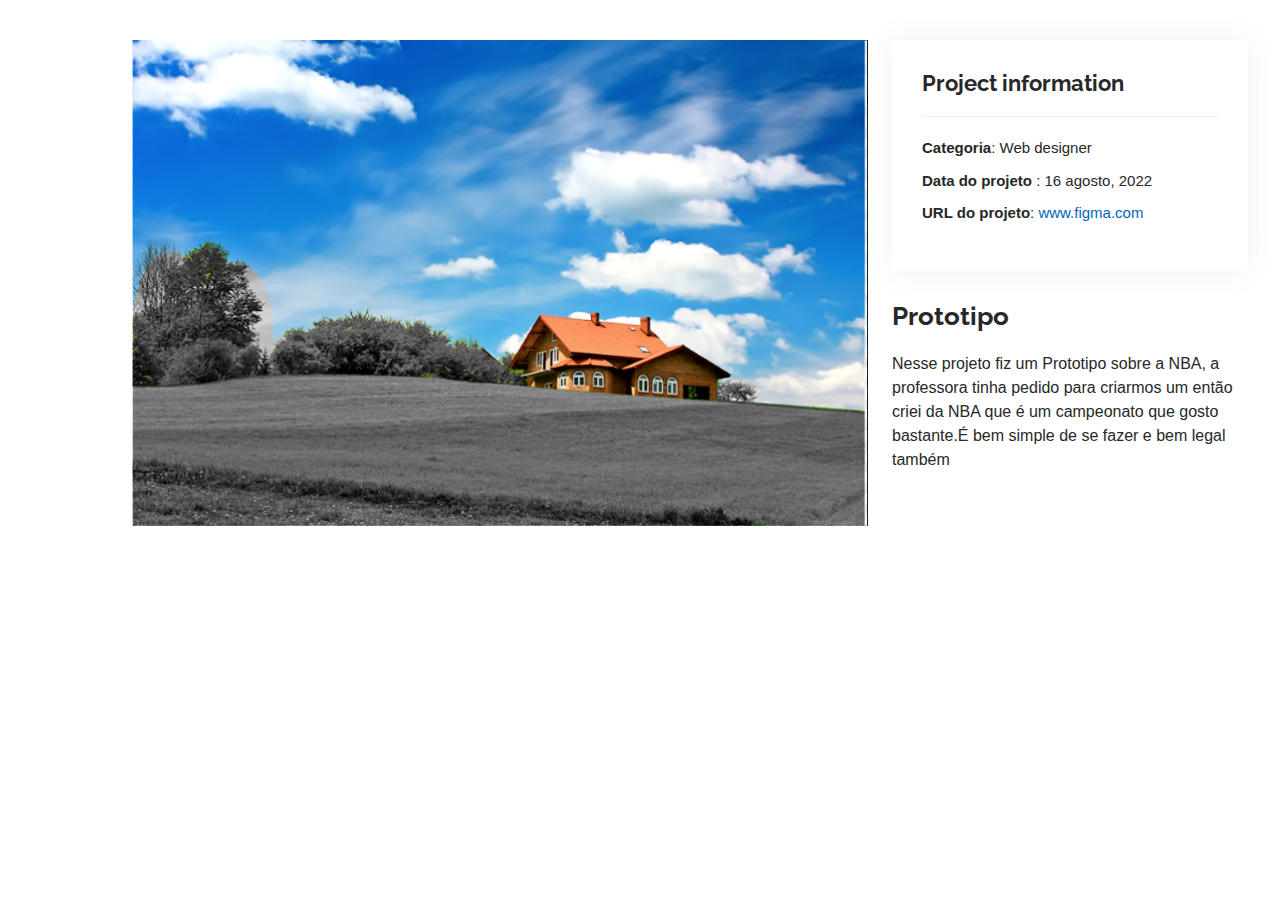
<file: portifolio5.html>
<!DOCTYPE html>
<html lang="en">

<head>
  <meta charset="utf-8">
  <meta content="width=device-width, initial-scale=1.0" name="viewport">

  <title>Portfolio Details - Personal Bootstrap Template</title>
  <meta content="" name="description">
  <meta content="" name="keywords">

  <!-- Favicons -->
  <link href="assets/img/favicon.png" rel="icon">
  <link href="assets/img/apple-touch-icon.png" rel="apple-touch-icon">

  <!-- Google Fonts -->
  <link href="https://fonts.googleapis.com/css?family=Open+Sans:300,300i,400,400i,600,600i,700,700i|Raleway:300,300i,400,400i,500,500i,600,600i,700,700i|Poppins:300,300i,400,400i,500,500i,600,600i,700,700i" rel="stylesheet">

  <!-- Vendor CSS Files -->
  <link href="assets/vendor/aos/aos.css" rel="stylesheet">
  <link href="assets/vendor/bootstrap/css/bootstrap.min.css" rel="stylesheet">
  <link href="assets/vendor/bootstrap-icons/bootstrap-icons.css" rel="stylesheet">
  <link href="assets/vendor/boxicons/css/boxicons.min.css" rel="stylesheet">
  <link href="assets/vendor/glightbox/css/glightbox.min.css" rel="stylesheet">
  <link href="assets/vendor/swiper/swiper-bundle.min.css" rel="stylesheet">

  <!-- Template Main CSS File -->
  <link href="assets/css/style.css" rel="stylesheet">

  <!-- =======================================================
  * Template Name: MyResume - v4.9.2
  * Template URL: https://bootstrapmade.com/free-html-bootstrap-template-my-resume/
  * Author: BootstrapMade.com
  * License: https://bootstrapmade.com/license/
  ======================================================== -->
</head>

<body>

  <main id="main">

    <!-- ======= Portfolio Details Section ======= -->
    <section id="portfolio-details" class="portfolio-details">
      <div class="container">

        <div class="row gy-4">

          <div class="col-lg-8">
            <div class="portfolio-details-slider swiper">
              <div class="swiper-wrapper align-items-center">

                <div class="swiper-slide">
                  <img src="assets/img/Captura de tela 2022-11-30 091515.png" alt="">
                </div>

              </div>
              <div class="swiper-pagination"></div>
            </div>
          </div>

          <div class="col-lg-4">
            <div class="portfolio-info">
              <h3>Project information</h3>
              <ul>
                <li><strong>Categoria</strong>: Web designer</li>
                <li><strong>Data do projeto </strong>: 16 agosto, 2022</li>
                <li><strong>URL do projeto</strong>: <a href="https://www.figma.com/file/Nbqlti6u7eDCSffVEUSpQK/AD-THIAGO-JANUARIO?node-id=0%3A1&t=4KsHMLpAILf5Lhev-1">www.figma.com</a></li>
              </ul>
            </div>
            <div class="portfolio-description">
              <h2>Prototipo</h2>
              <p>
                Nesse projeto fiz um Prototipo sobre a NBA, a professora tinha pedido para criarmos um então criei da NBA que é um campeonato que gosto bastante.É bem simple de se fazer e bem legal também
              </p>
            </div>
          </div>

        </div>

      </div>
    </section><!-- End Portfolio Details Section -->

  </main><!-- End #main -->

  <div id="preloader"></div>
  <a href="#" class="back-to-top d-flex align-items-center justify-content-center"><i class="bi bi-arrow-up-short"></i></a>

  <!-- Vendor JS Files -->
  <script src="assets/vendor/purecounter/purecounter_vanilla.js"></script>
  <script src="assets/vendor/aos/aos.js"></script>
  <script src="assets/vendor/bootstrap/js/bootstrap.bundle.min.js"></script>
  <script src="assets/vendor/glightbox/js/glightbox.min.js"></script>
  <script src="assets/vendor/isotope-layout/isotope.pkgd.min.js"></script>
  <script src="assets/vendor/swiper/swiper-bundle.min.js"></script>
  <script src="assets/vendor/typed.js/typed.min.js"></script>
  <script src="assets/vendor/waypoints/noframework.waypoints.js"></script>
  <script src="assets/vendor/php-email-form/validate.js"></script>

  <!-- Template Main JS File -->
  <script src="assets/js/main.js"></script>

</body>

</html>
</file>
<file: assets/css/style.css>
/**
* Template Name: MyResume - v4.9.2
* Template URL: https://bootstrapmade.com/free-html-bootstrap-template-my-resume/
* Author: BootstrapMade.com
* License: https://bootstrapmade.com/license/
*/

/*--------------------------------------------------------------
# General
--------------------------------------------------------------*/
body {
  font-family: 'Secular One', sans-serif;
  color: #272829;
}

a {
  color: #0563bb;
  text-decoration: none;
}

a:hover {
  color: #067ded;
  text-decoration: none;
}

h1,
h2,
h3,
h4,
h5,
h6 {
  font-family: "Raleway", sans-serif;
}

/*--------------------------------------------------------------
# Back to top button
--------------------------------------------------------------*/
.back-to-top {
  position: fixed;
  visibility: hidden;
  opacity: 0;
  right: 15px;
  bottom: 15px;
  z-index: 996;
  background: #00003a;
  width: 40px;
  height: 40px;
  border-radius: 50px;
  transition: all 0.4s;
}

.back-to-top i {
  font-size: 28px;
  color: #fff;
  line-height: 0;
}

.back-to-top:hover {
  background: #09098d;
  color: #fff;
}

.back-to-top.active {
  visibility: visible;
  opacity: 1;
}



.card {
  text-align: center;
  width: 70%; 

  --bs-card-spacer-y: 1rem;
  --bs-card-spacer-x: 1rem;
  --bs-card-title-spacer-y: 0.5rem;
  --bs-card-border-width: 1px;
  --bs-card-border-color: var(--bs-border-color-translucent);
  --bs-card-border-radius: 0.375rem;
  --bs-card-box-shadow: ;
  --bs-card-inner-border-radius: calc(0.375rem - 1px);
  --bs-card-cap-padding-y: 0.5rem;
  --bs-card-cap-padding-x: 1rem;
  --bs-card-cap-bg: rgba(0, 0, 0, 0.03);
  --bs-card-cap-color: ;
  --bs-card-height: ;
  --bs-card-color: ;
  --bs-card-bg: #fff;
  --bs-card-img-overlay-padding: 1rem;
  --bs-card-group-margin: 0.75rem;
  position: relative;
  display: flex;
  flex-direction: column;
  min-width: 0;
  height: var(--bs-card-height);
  word-wrap: break-word;
  background-color: var(--bs-card-bg);
  background-clip: border-box;
  border: var(--bs-card-border-width) solid var(--bs-card-border-color);
  border-radius: var(--bs-card-border-radius);
}

.card-img, .card-img-top {
  border-top-left-radius: var(--bs-card-inner-border-radius);
  border-top-right-radius: var(--bs-card-inner-border-radius);
}

/*--------------------------------------------------------------
# Preloader
--------------------------------------------------------------*/
#preloader {
  position: fixed;
  top: 0;
  left: 0;
  right: 0;
  bottom: 0;
  z-index: 9999;
  overflow: hidden;
  background: #fff;
}

#preloader:before {
  content: "";
  position: fixed;
  top: calc(50% - 30px);
  left: calc(50% - 30px);
  border: 6px solid #0563bb;
  border-top-color: #fff;
  border-bottom-color: #fff;
  border-radius: 50%;
  width: 60px;
  height: 60px;
  -webkit-animation: animate-preloader 1s linear infinite;
  animation: animate-preloader 1s linear infinite;
}

@-webkit-keyframes animate-preloader {
  0% {
    transform: rotate(0deg);
  }

  100% {
    transform: rotate(360deg);
  }
}

@keyframes animate-preloader {
  0% {
    transform: rotate(0deg);
  }

  100% {
    transform: rotate(360deg);
  }
}

/*--------------------------------------------------------------
# Disable aos animation delay on mobile devices
--------------------------------------------------------------*/
@media screen and (max-width: 768px) {
  [data-aos-delay] {
    transition-delay: 0 !important;
  }
}

/*--------------------------------------------------------------
# Header
--------------------------------------------------------------*/
#header {
  position: fixed;
  top: 0;
  left: 0;
  bottom: 0;
  z-index: 9997;
  transition: all 0.5s;
  padding: 15px;
  overflow-y: auto;
}

@media (max-width: 991px) {
  #header {
    width: 300px;
    background: #fff;
    border-right: 1px solid #e6e9ec;
    left: -300px;
  }
}

@media (min-width: 991px) {
  #main {
    margin-left: 100px;
  }
}

/*--------------------------------------------------------------
# Navigation Menu
--------------------------------------------------------------*/
/**
* Desktop Navigation 
*/
.nav-menu {
  padding: 0;
  display: block;
}

.nav-menu * {
  margin: 0;
  padding: 0;
  list-style: none;
}

.nav-menu>ul>li {
  position: relative;
  white-space: nowrap;
}

.nav-menu a,
.nav-menu a:focus {
  display: flex;
  align-items: center;
  color: #45505b;
  padding: 10px 18px;
  margin-bottom: 8px;
  transition: 0.3s;
  font-size: 15px;
  border-radius: 50px;
  background: #f2f3f5;
  height: 56px;
  width: 100%;
  overflow: hidden;
  transition: 0.3s;
}

.nav-menu a i,
.nav-menu a:focus i {
  font-size: 20px;
}

.nav-menu a span,
.nav-menu a:focus span {
  padding: 0 5px 0 7px;
  color: #45505b;
}

@media (min-width: 992px) {

  .nav-menu a,
  .nav-menu a:focus {
    width: 56px;
  }

  .nav-menu a span,
  .nav-menu a:focus span {
    display: none;
    color: #fff;
  }
}

.nav-menu a:hover,
.nav-menu .active,
.nav-menu .active:focus,
.nav-menu li:hover>a {
  color: #fff;
  background: #00003a;
}

.nav-menu a:hover span,
.nav-menu .active span,
.nav-menu .active:focus span,
.nav-menu li:hover>a span {
  color: #fff;
}

.nav-menu a:hover,
.nav-menu li:hover>a {
  width: 100%;
  color: #fff;
}

.nav-menu a:hover span,
.nav-menu li:hover>a span {
  display: block;
}

/**
* Mobile Navigation 
*/
.mobile-nav-toggle {
  position: fixed;
  right: 10px;
  top: 10px;
  z-index: 9998;
  border: 0;
  background: none;
  font-size: 28px;
  transition: all 0.4s;
  outline: none !important;
  line-height: 0;
  cursor: pointer;
  border-radius: 50px;
  padding: 5px;
}

.mobile-nav-toggle i {
  color: #45505b;
}

.mobile-nav-active {
  overflow: hidden;
}

.mobile-nav-active #header {
  left: 0;
}

.mobile-nav-active .mobile-nav-toggle {
  color: #fff;
  background-color: #0563bb;
}

/*--------------------------------------------------------------
# Hero Section
--------------------------------------------------------------*/
#hero {
  width: 100%;
  height: 100vh;
  background: url("../img/80d52eea024ccbaa76e7f88e03af4715.jpg") top right no-repeat;
  background-size: cover;
  position: relative;
}

@media (min-width: 992px) {
  #hero {
    padding-left: 160px;
  }
}

#hero:before {
  content: "";
  background: rgba(255, 255, 255, 0.534);
  position: absolute;
  bottom: 0;
  top: 0;
  left: 0;
  right: 0;
}

#hero h1 {
  margin: 0;
  font-size: 64px;
  font-weight: 700;
  line-height: 56px;
  color: rgb(48, 45, 45);
}

#hero p {
  color: rgb(48, 45, 45);
  margin: 15px 0 0 0;
  font-size: 26px;
  font-family: 'Secular One', sans-serif;
}

#hero p span {
  color: #00003a;
  letter-spacing: 1px;
}

#hero .social-links {
  margin-top: 30px;
}

#hero .social-links a {
  font-size: 24px;
  display: inline-block;
  color: #45505b;
  line-height: 1;
  margin-right: 20px;
  transition: 0.3s;
}

#hero .social-links a:hover {
  color: #00003a;
}

@media (max-width: 992px) {
  #hero {
    text-align: center;
  }

  #hero h1 {
    font-size: 32px;
    line-height: 36px;
  }

  #hero p {
    margin-top: 10px;
    font-size: 20px;
    line-height: 24px;
    font-family: 'Secular One', sans-serif;
  }
}

/*--------------------------------------------------------------
# Sections General
--------------------------------------------------------------*/
section {
  padding: 60px 0;
  overflow: hidden;
}

.section-title {
  text-align: center;
  padding-bottom: 30px;
}

.section-title h2 {
  font-size: 32px;
  font-weight: bold;
  text-transform: uppercase;
  margin-bottom: 20px;
  padding-bottom: 20px;
  position: relative;
  color: #45505b;
}

.section-title h2::before {
  content: "";
  position: absolute;
  display: block;
  width: 120px;
  height: 1px;
  background: #ddd;
  bottom: 1px;
  left: calc(50% - 60px);
}

.section-title h2::after {
  content: "";
  position: absolute;
  display: block;
  width: 40px;
  height: 3px;
  background: #00003a;
  bottom: 0;
  left: calc(50% - 20px);
}

.section-title p {
  margin-bottom: 0;
}

/*--------------------------------------------------------------
# About
--------------------------------------------------------------*/
.about .content h3 {
  font-weight: 700;
  font-size: 26px;
  color: #728394;
}

.about .content ul {
  list-style: none;
  padding: 0;
}

.about .content ul li {
  margin-bottom: 20px;
  display: flex;
  align-items: center;
}

.about .content ul strong {
  margin-right: 10px;
}

.about .content ul i {
  font-size: 16px;
  margin-right: 5px;
  color: #0563bb;
  line-height: 0;
}

.about .content p:last-child {
  margin-bottom: 0;
}

/*--------------------------------------------------------------
# Facts
--------------------------------------------------------------*/
.facts .count-box {
  padding: 30px 30px 25px 30px;
  margin-top: 30px;
  width: 100%;
  position: relative;
  text-align: center;
  background: #fff;
}

.facts .count-box i {
  position: absolute;
  top: -25px;
  left: 50%;
  transform: translateX(-50%);
  font-size: 24px;
  background: #00003a;
  color: #fff;
  border-radius: 50px;
  display: inline-flex;
  align-items: center;
  justify-content: center;
  width: 48px;
  height: 48px;
}

.facts .count-box span {
  font-size: 36px;
  display: block;
  font-weight: 600;
  color: #011426;
}

.facts .count-box p {
  padding: 0;
  margin: 0;
  font-family: "Raleway", sans-serif;
  font-size: 14px;
}

/*--------------------------------------------------------------
# Akills
--------------------------------------------------------------*/
.skills .progress {
  height: 60px;
  display: block;
  background: none;
  border-radius: 0;
}

.skills .progress .skill {
  padding: 10px 0;
  margin: 0;
  text-transform: uppercase;
  display: block;
  font-weight: 600;
  font-family: "Poppins", sans-serif;
  color: #45505b;
}

.skills .progress .skill .val {
  float: right;
  font-style: normal;
}

.skills .progress-bar-wrap {
  background: #f2f3f5;
}

.skills .progress-bar {
  width: 1px;
  height: 10px;
  transition: 0.9s;
  background-color: #0563bb;
}

/*--------------------------------------------------------------
# Resume
--------------------------------------------------------------*/
.resume .resume-title {
  font-size: 26px;
  font-weight: 700;
  margin-top: 20px;
  margin-bottom: 20px;
  color: #45505b;
}

.resume .resume-item {
  padding: 0 0 20px 20px;
  margin-top: -2px;
  border-left: 2px solid #0563bb;
  position: relative;
}

.resume .resume-item h4 {
  line-height: 18px;
  font-size: 18px;
  font-weight: 600;
  text-transform: uppercase;
  font-family: "Poppins", sans-serif;
  color: #0563bb;
  margin-bottom: 10px;
}

.resume .resume-item h5 {
  font-size: 16px;
  background: #f7f8f9;
  padding: 5px 15px;
  display: inline-block;
  font-weight: 600;
  margin-bottom: 10px;
}

.resume .resume-item ul {
  padding-left: 20px;
}

.resume .resume-item ul li {
  padding-bottom: 10px;
}

.resume .resume-item:last-child {
  padding-bottom: 0;
}

.resume .resume-item::before {
  content: "";
  position: absolute;
  width: 16px;
  height: 16px;
  border-radius: 50px;
  left: -9px;
  top: 0;
  background: #fff;
  border: 2px solid #0563bb;
}

/*--------------------------------------------------------------
# Portfolio
--------------------------------------------------------------*/
.portfolio .portfolio-item {
  margin-bottom: 30px;
}

.portfolio #portfolio-flters {
  padding: 0;
  margin: 0 auto 25px auto;
  list-style: none;
  text-align: center;
  background: #fff;
  border-radius: 50px;
  padding: 2px 15px;
}

.portfolio #portfolio-flters li {
  cursor: pointer;
  display: inline-block;
  padding: 10px 15px;
  font-size: 14px;
  font-weight: 600;
  line-height: 1;
  text-transform: uppercase;
  color: #272829;
  margin-bottom: 5px;
  transition: all 0.3s ease-in-out;
}

.portfolio #portfolio-flters li:hover,
.portfolio #portfolio-flters li.filter-active {
  color: #0563bb;
}

.portfolio #portfolio-flters li:last-child {
  margin-right: 0;
}

.portfolio .portfolio-wrap {
  transition: 0.3s;
  position: relative;
  overflow: hidden;
  z-index: 1;
  background: rgba(69, 80, 91, 0.8);
}

.portfolio .portfolio-wrap::before {
  content: "";
  background: rgba(255, 255, 255, 0.7);
  position: absolute;
  left: 30px;
  right: 30px;
  top: 30px;
  bottom: 30px;
  transition: all ease-in-out 0.3s;
  z-index: 2;
  opacity: 0;
}

.portfolio .portfolio-wrap .portfolio-info {
  opacity: 0;
  position: absolute;
  top: 0;
  left: 0;
  right: 0;
  bottom: 0;
  text-align: center;
  z-index: 3;
  transition: all ease-in-out 0.3s;
  display: flex;
  flex-direction: column;
  justify-content: center;
  align-items: center;
}

.portfolio .portfolio-wrap .portfolio-info::before {
  display: block;
  content: "";
  width: 48px;
  height: 48px;
  position: absolute;
  top: 35px;
  left: 35px;
  border-top: 3px solid #d7dce1;
  border-left: 3px solid #d7dce1;
  transition: all 0.5s ease 0s;
  z-index: 9994;
}

.portfolio .portfolio-wrap .portfolio-info::after {
  display: block;
  content: "";
  width: 48px;
  height: 48px;
  position: absolute;
  bottom: 35px;
  right: 35px;
  border-bottom: 3px solid #d7dce1;
  border-right: 3px solid #d7dce1;
  transition: all 0.5s ease 0s;
  z-index: 9994;
}

.portfolio .portfolio-wrap .portfolio-info h4 {
  font-size: 20px;
  color: #45505b;
  font-weight: 600;
}

.portfolio .portfolio-wrap .portfolio-info p {
  color: #45505b;
  font-size: 14px;
  text-transform: uppercase;
  padding: 0;
  margin: 0;
}

.portfolio .portfolio-wrap .portfolio-links {
  text-align: center;
  z-index: 4;
}

.portfolio .portfolio-wrap .portfolio-links a {
  color: #45505b;
  margin: 0 2px;
  font-size: 28px;
  display: inline-block;
  transition: 0.3s;
}

.portfolio .portfolio-wrap .portfolio-links a:hover {
  color: #148af9;
}

.portfolio .portfolio-wrap:hover::before {
  top: 0;
  left: 0;
  right: 0;
  bottom: 0;
  opacity: 1;
}

.portfolio .portfolio-wrap:hover .portfolio-info {
  opacity: 1;
}

.portfolio .portfolio-wrap:hover .portfolio-info::before {
  top: 15px;
  left: 15px;
}

.portfolio .portfolio-wrap:hover .portfolio-info::after {
  bottom: 15px;
  right: 15px;
}

/*--------------------------------------------------------------
# Portfolio Details
--------------------------------------------------------------*/
.portfolio-details {
  padding-top: 40px;
}

.portfolio-details .portfolio-details-slider img {
  width: 100%;
}

.portfolio-details .portfolio-details-slider .swiper-pagination {
  margin-top: 20px;
  position: relative;
}

.portfolio-details .portfolio-details-slider .swiper-pagination .swiper-pagination-bullet {
  width: 12px;
  height: 12px;
  background-color: #fff;
  opacity: 1;
  border: 1px solid #0563bb;
}

.portfolio-details .portfolio-details-slider .swiper-pagination .swiper-pagination-bullet-active {
  background-color: #0563bb;
}

.portfolio-details .portfolio-info {
  padding: 30px;
  box-shadow: 0px 0 30px rgba(69, 80, 91, 0.08);
}

.portfolio-details .portfolio-info h3 {
  font-size: 22px;
  font-weight: 700;
  margin-bottom: 20px;
  padding-bottom: 20px;
  border-bottom: 1px solid #eee;
}

.portfolio-details .portfolio-info ul {
  list-style: none;
  padding: 0;
  font-size: 15px;
}

.portfolio-details .portfolio-info ul li+li {
  margin-top: 10px;
}

.portfolio-details .portfolio-description {
  padding-top: 30px;
}

.portfolio-details .portfolio-description h2 {
  font-size: 26px;
  font-weight: 700;
  margin-bottom: 20px;
}

.portfolio-details .portfolio-description p {
  padding: 0;
}

/*--------------------------------------------------------------
# Services
--------------------------------------------------------------*/
.services .icon-box {
  text-align: center;
  padding: 70px 20px 80px 20px;
  transition: all ease-in-out 0.3s;
  background: #fff;
  box-shadow: 0px 5px 90px 0px rgba(110, 123, 131, 0.05);
}

.services .icon-box .icon {
  margin: 0 auto;
  width: 100px;
  height: 100px;
  display: flex;
  align-items: center;
  justify-content: center;
  transition: ease-in-out 0.3s;
  position: relative;
}

.services .icon-box .icon i {
  font-size: 36px;
  transition: 0.5s;
  position: relative;
}

.services .icon-box .icon svg {
  position: absolute;
  top: 0;
  left: 0;
}

.services .icon-box .icon svg path {
  transition: 0.5s;
  fill: #f5f5f5;
}

.services .icon-box h4 {
  font-weight: 600;
  margin: 10px 0 15px 0;
  font-size: 22px;
}

.services .icon-box h4 a {
  color: #45505b;
  transition: ease-in-out 0.3s;
}

.services .icon-box p {
  line-height: 24px;
  font-size: 14px;
  margin-bottom: 0;
}

.services .icon-box:hover {
  border-color: #fff;
  box-shadow: 0px 0 35px 0 rgba(0, 0, 0, 0.08);
}

.services .iconbox-blue i {
  color: #47aeff;
}

.services .iconbox-blue:hover .icon i {
  color: #fff;
}

.services .iconbox-blue:hover .icon path {
  fill: #47aeff;
}

.services .iconbox-orange i {
  color: #ffa76e;
}

.services .iconbox-orange:hover .icon i {
  color: #fff;
}

.services .iconbox-orange:hover .icon path {
  fill: #ffa76e;
}

.services .iconbox-pink i {
  color: #e80368;
}

.services .iconbox-pink:hover .icon i {
  color: #fff;
}

.services .iconbox-pink:hover .icon path {
  fill: #e80368;
}

.services .iconbox-yellow i {
  color: #ffbb2c;
}

.services .iconbox-yellow:hover .icon i {
  color: #fff;
}

.services .iconbox-yellow:hover .icon path {
  fill: #ffbb2c;
}

.services .iconbox-red i {
  color: #ff5828;
}

.services .iconbox-red:hover .icon i {
  color: #fff;
}

.services .iconbox-red:hover .icon path {
  fill: #ff5828;
}

.services .iconbox-teal i {
  color: #11dbcf;
}

.services .iconbox-teal:hover .icon i {
  color: #fff;
}

.services .iconbox-teal:hover .icon path {
  fill: #11dbcf;
}

/*--------------------------------------------------------------
# Testimonials
--------------------------------------------------------------*/
.testimonials .section-header {
  margin-bottom: 40px;
}

.testimonials .testimonials-carousel,
.testimonials .testimonials-slider {
  overflow: hidden;
}

.testimonials .testimonial-item {
  text-align: center;
}

.testimonials .testimonial-item .testimonial-img {
  width: 120px;
  border-radius: 50%;
  border: 4px solid #fff;
  margin: 0 auto;
}

.testimonials .testimonial-item h3 {
  font-size: 20px;
  font-weight: bold;
  margin: 10px 0 5px 0;
  color: #111;
}

.testimonials .testimonial-item h4 {
  font-size: 14px;
  color: #999;
  margin: 0 0 15px 0;
}

.testimonials .testimonial-item .quote-icon-left,
.testimonials .testimonial-item .quote-icon-right {
  color: #90c8fc;
  font-size: 26px;
}

.testimonials .testimonial-item .quote-icon-left {
  display: inline-block;
  left: -5px;
  position: relative;
}

.testimonials .testimonial-item .quote-icon-right {
  display: inline-block;
  right: -5px;
  position: relative;
  top: 10px;
}

.testimonials .testimonial-item p {
  font-style: italic;
  margin: 0 auto 15px auto;
}

.testimonials .swiper-pagination {
  margin-top: 20px;
  position: relative;
}

.testimonials .swiper-pagination .swiper-pagination-bullet {
  width: 12px;
  height: 12px;
  background-color: #fff;
  opacity: 1;
  border: 1px solid #0563bb;
}

.testimonials .swiper-pagination .swiper-pagination-bullet-active {
  background-color: #0563bb;
}

@media (min-width: 992px) {
  .testimonials .testimonial-item p {
    width: 80%;
  }
}

/*--------------------------------------------------------------
# Contact
--------------------------------------------------------------*/
.contact .info {
  width: 100%;
  background: #fff;
}

.contact .info i {
  font-size: 20px;
  color: #00003a;
  float: left;
  width: 44px;
  height: 44px;
  background: #eef7ff;
  display: flex;
  justify-content: center;
  align-items: center;
  border-radius: 50px;
  transition: all 0.3s ease-in-out;
}

.contact .info h4 {
  padding: 0 0 0 60px;
  font-size: 22px;
  font-weight: 600;
  margin-bottom: 5px;
  color: #45505b;
}

.contact .info p {
  padding: 0 0 0 60px;
  margin-bottom: 0;
  font-size: 14px;
  color: #728394;
}

.contact .info .email,
.contact .info .phone {
  margin-top: 40px;
}

.contact .info .email:hover i,
.contact .info .address:hover i,
.contact .info .phone:hover i {
  background: #00003a;
  color: #fff;
}

.contact .php-email-form {
  width: 100%;
  background: #fff;
}

.contact .php-email-form .form-group {
  padding-bottom: 8px;
}

.contact .php-email-form .error-message {
  display: none;
  color: #fff;
  background: #ed3c0d;
  text-align: left;
  padding: 15px;
  font-weight: 600;
}

.contact .php-email-form .error-message br+br {
  margin-top: 25px;
}

.contact .php-email-form .sent-message {
  display: none;
  color: #fff;
  background: #18d26e;
  text-align: center;
  padding: 15px;
  font-weight: 600;
}

.contact .php-email-form .loading {
  display: none;
  background: #fff;
  text-align: center;
  padding: 15px;
}

.contact .php-email-form .loading:before {
  content: "";
  display: inline-block;
  border-radius: 50%;
  width: 24px;
  height: 24px;
  margin: 0 10px -6px 0;
  border: 3px solid #18d26e;
  border-top-color: #eee;
  -webkit-animation: animate-loading 1s linear infinite;
  animation: animate-loading 1s linear infinite;
}

.contact .php-email-form input,
.contact .php-email-form textarea {
  border-radius: 4px;
  box-shadow: none;
  font-size: 14px;
}

.contact .php-email-form input {
  height: 44px;
}

.contact .php-email-form textarea {
  padding: 10px 12px;
}

.contact .php-email-form button[type=submit] {
  background: #00003a;
  border: 0;
  padding: 10px 35px;
  color: #fff;
  transition: 0.4s;
  border-radius: 50px;
}

.contact .php-email-form button[type=submit]:hover {
  background: #0678e3;
}

@-webkit-keyframes animate-loading {
  0% {
    transform: rotate(0deg);
  }

  100% {
    transform: rotate(360deg);
  }
}

@keyframes animate-loading {
  0% {
    transform: rotate(0deg);
  }

  100% {
    transform: rotate(360deg);
  }
}

/*--------------------------------------------------------------
# Footer
--------------------------------------------------------------*/
#footer {
  background: #f7f8f9;
  color: #45505b;
  font-size: 14px;
  text-align: center;
  padding: 30px 0;
}

#footer h3 {
  font-size: 36px;
  font-weight: 700;
  position: relative;
  font-family: "Poppins", sans-serif;
  padding: 0;
  margin: 0 0 15px 0;
}

#footer p {
  font-size: 15;
  font-style: italic;
  padding: 0;
  margin: 0 0 40px 0;
}

#footer .social-links {
  margin: 0 0 40px 0;
}

#footer .social-links a {
  font-size: 18px;
  display: inline-block;
  background: #00003a;
  color: #fff;
  line-height: 1;
  padding: 8px 0;
  margin-right: 4px;
  border-radius: 50%;
  text-align: center;
  width: 36px;
  height: 36px;
  transition: 0.3s;
}

#footer .social-links a:hover {
  background: #00003a;
  color: #fff;
  text-decoration: none;
}

#footer .copyright {
  margin: 0 0 5px 0;
}

#footer .credits {
  font-size: 13px;
}
</file>
